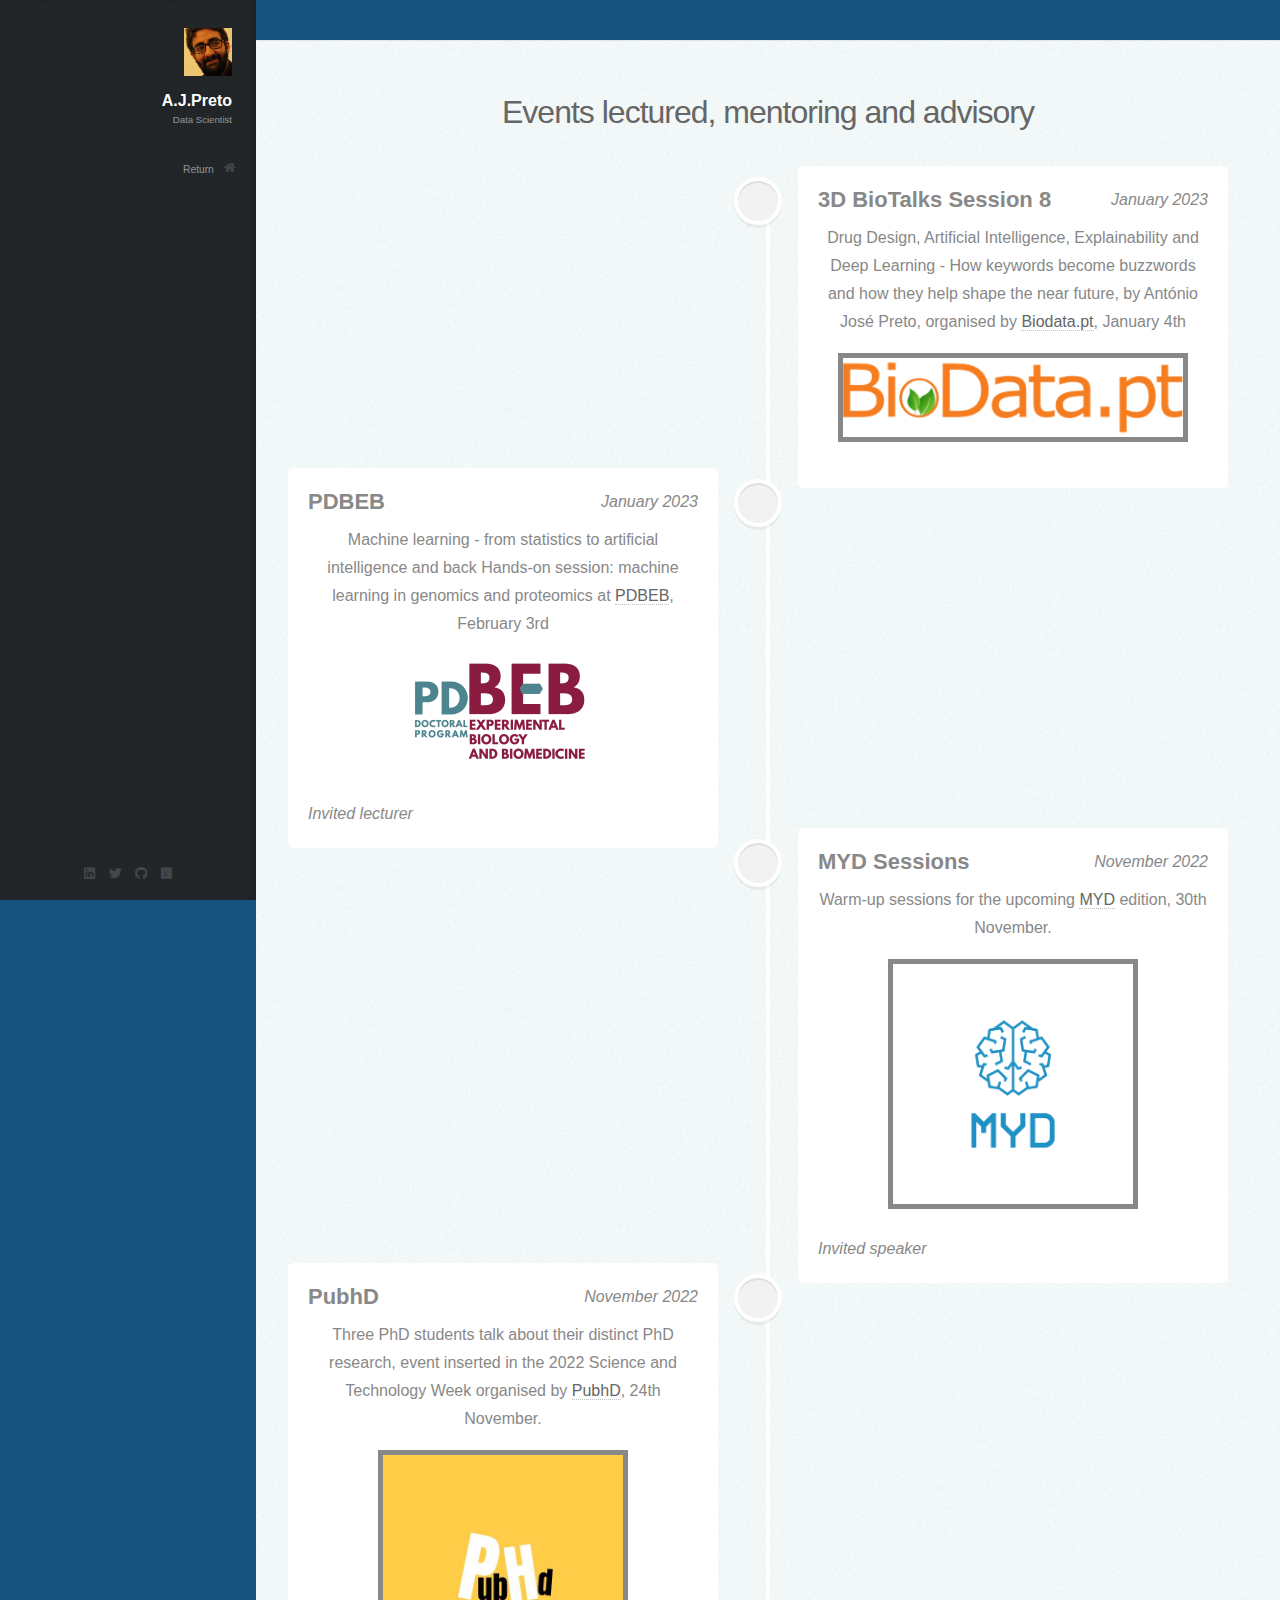
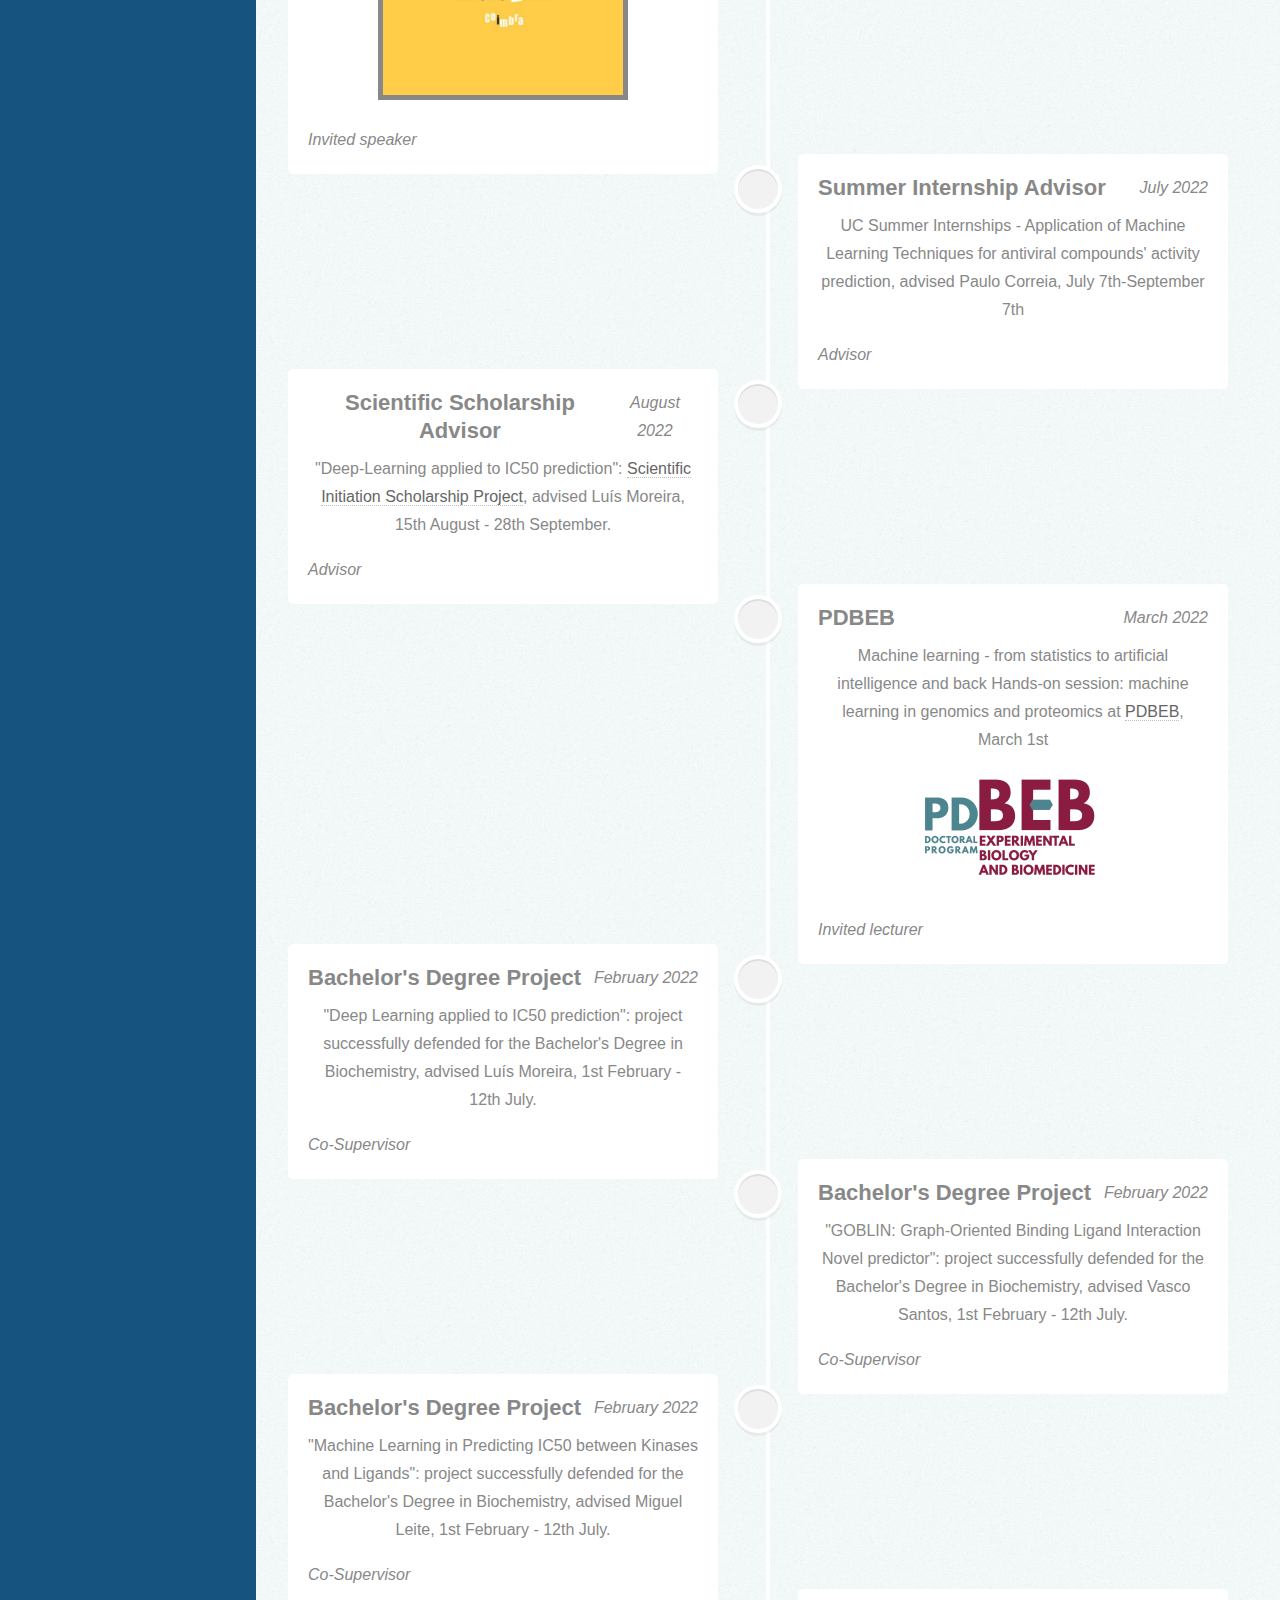
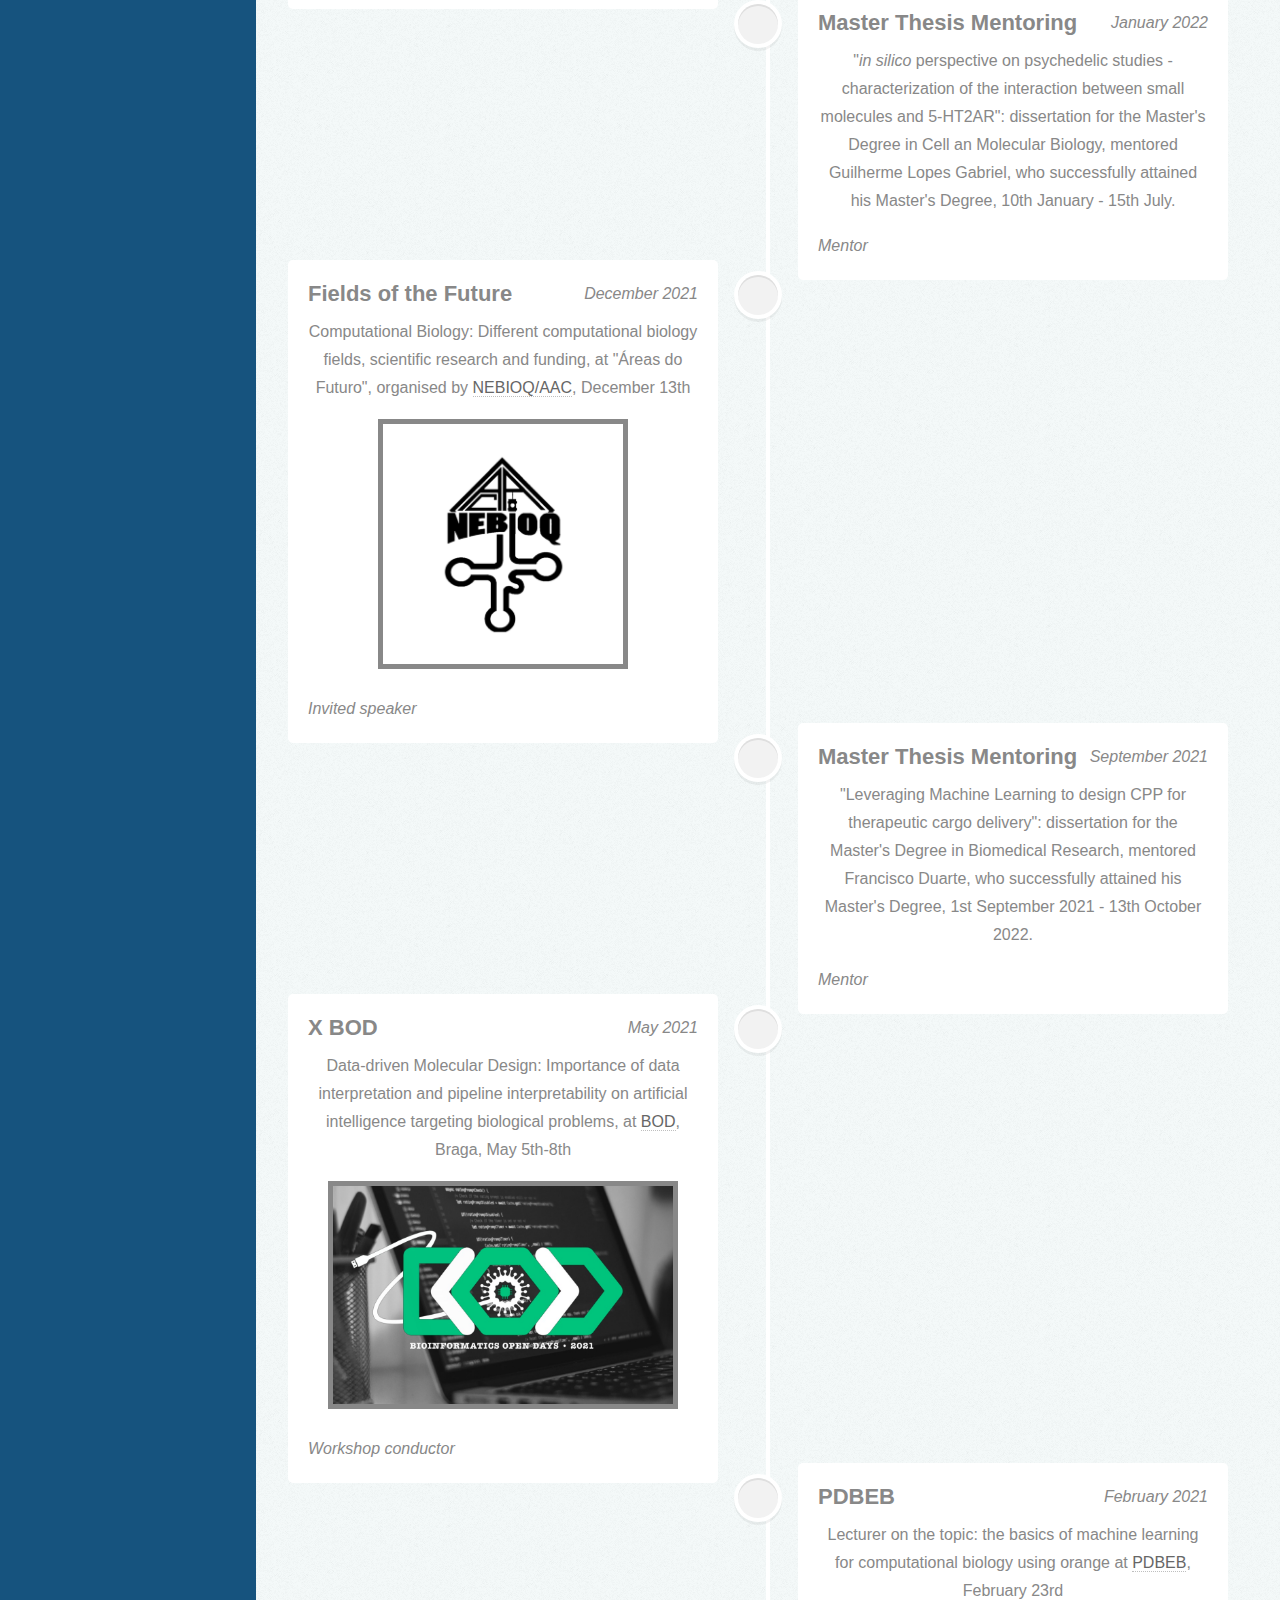
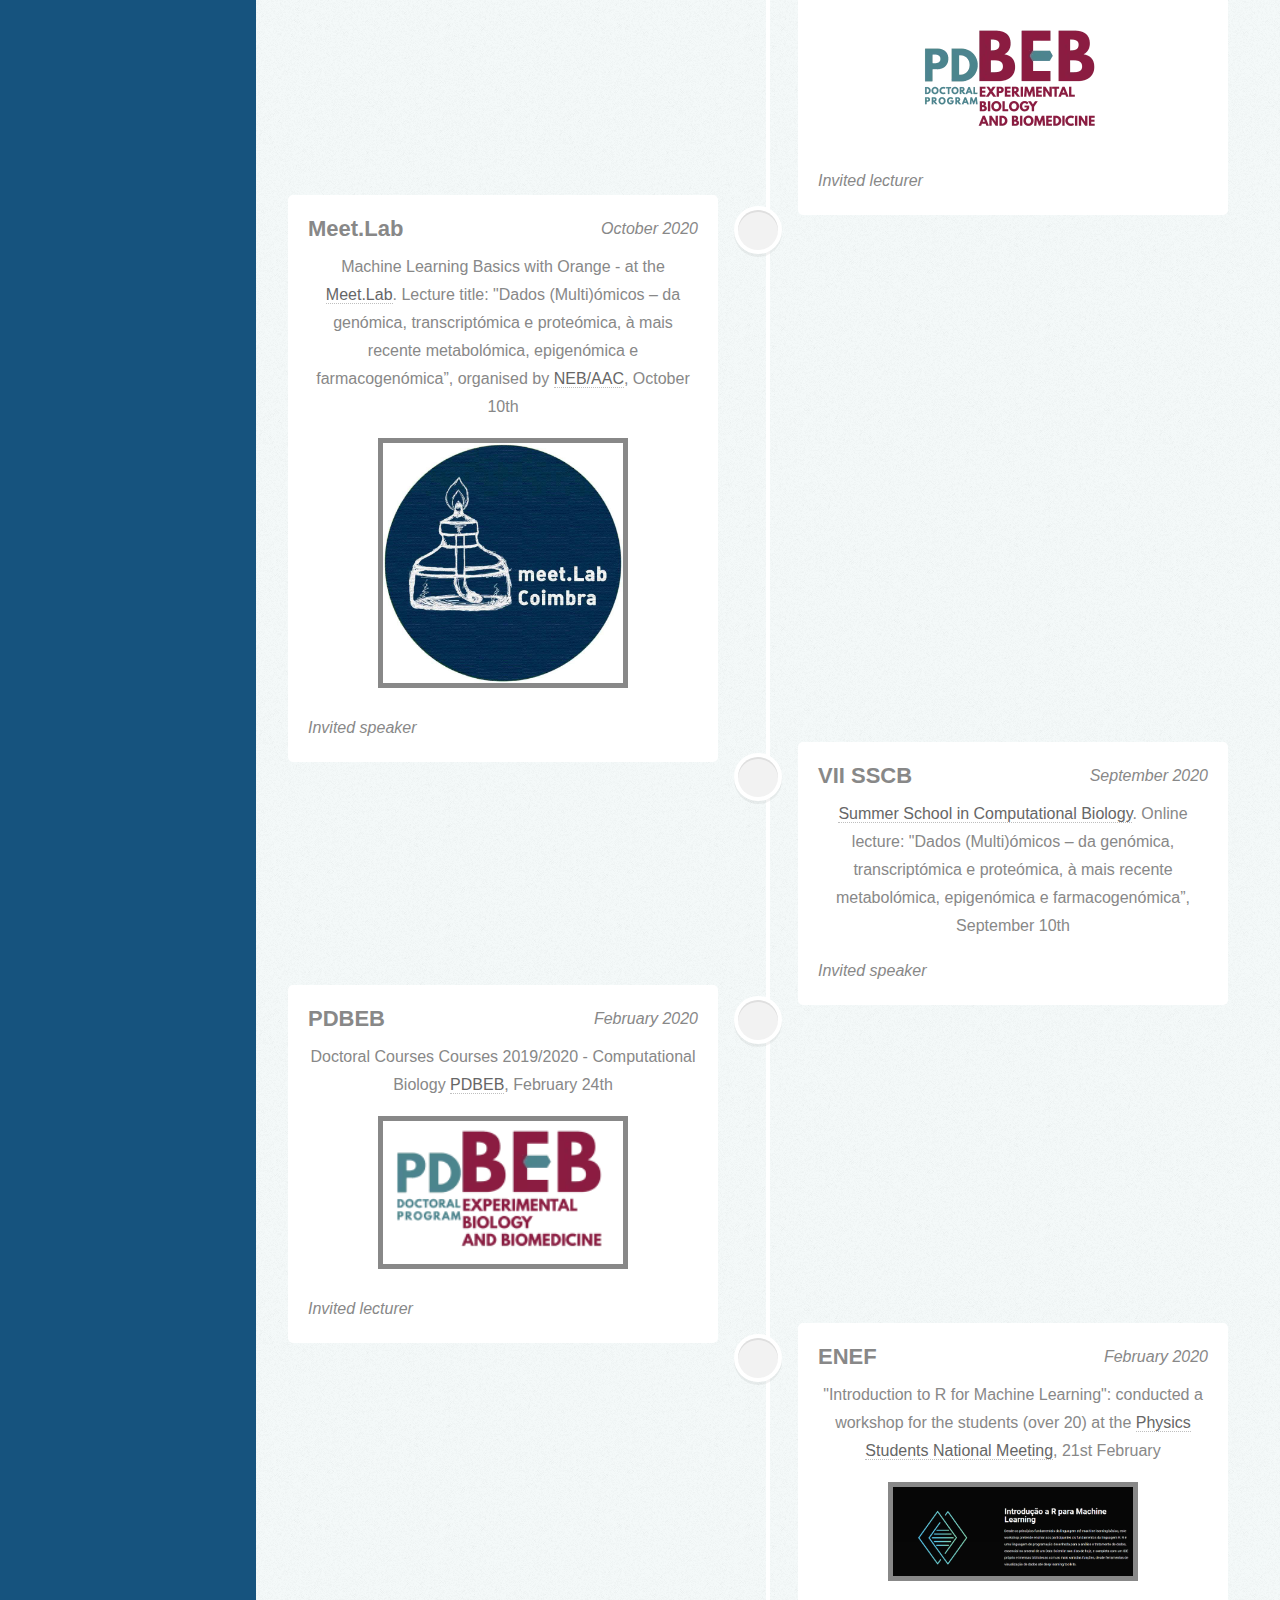
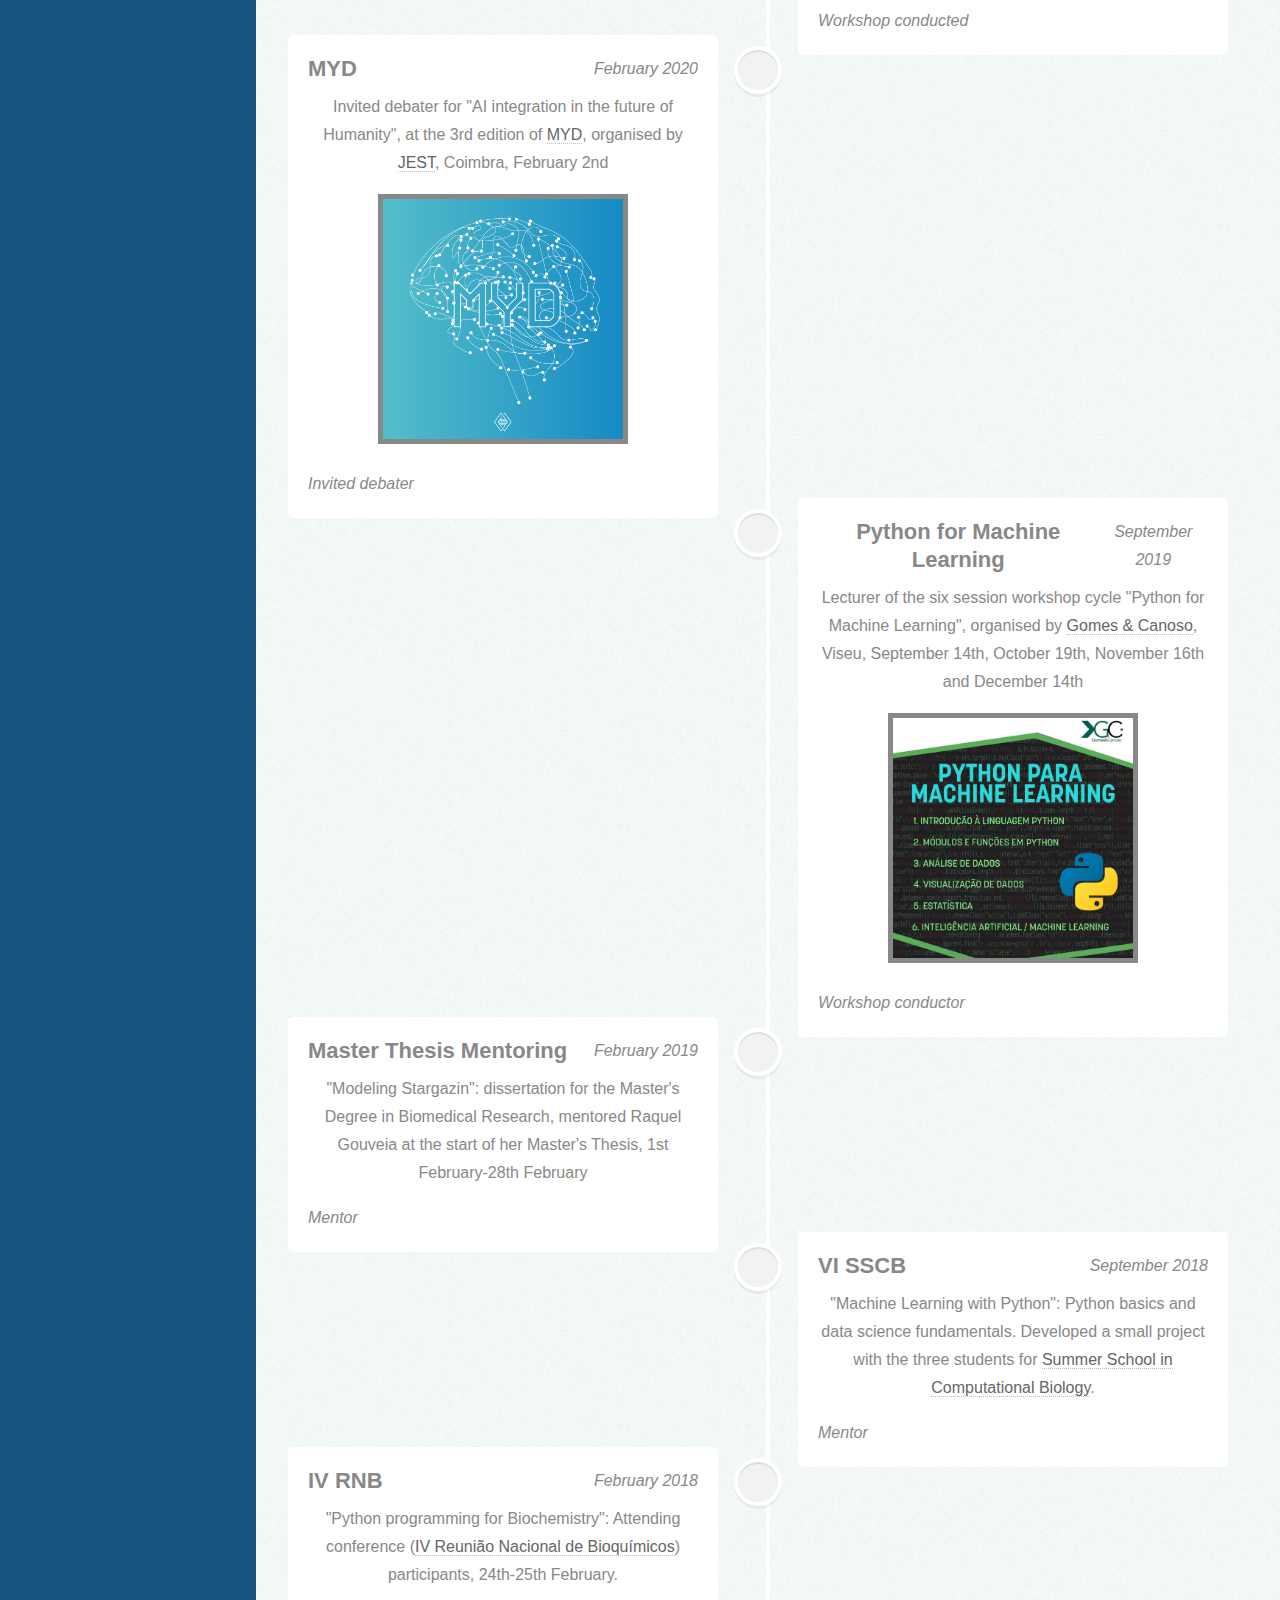
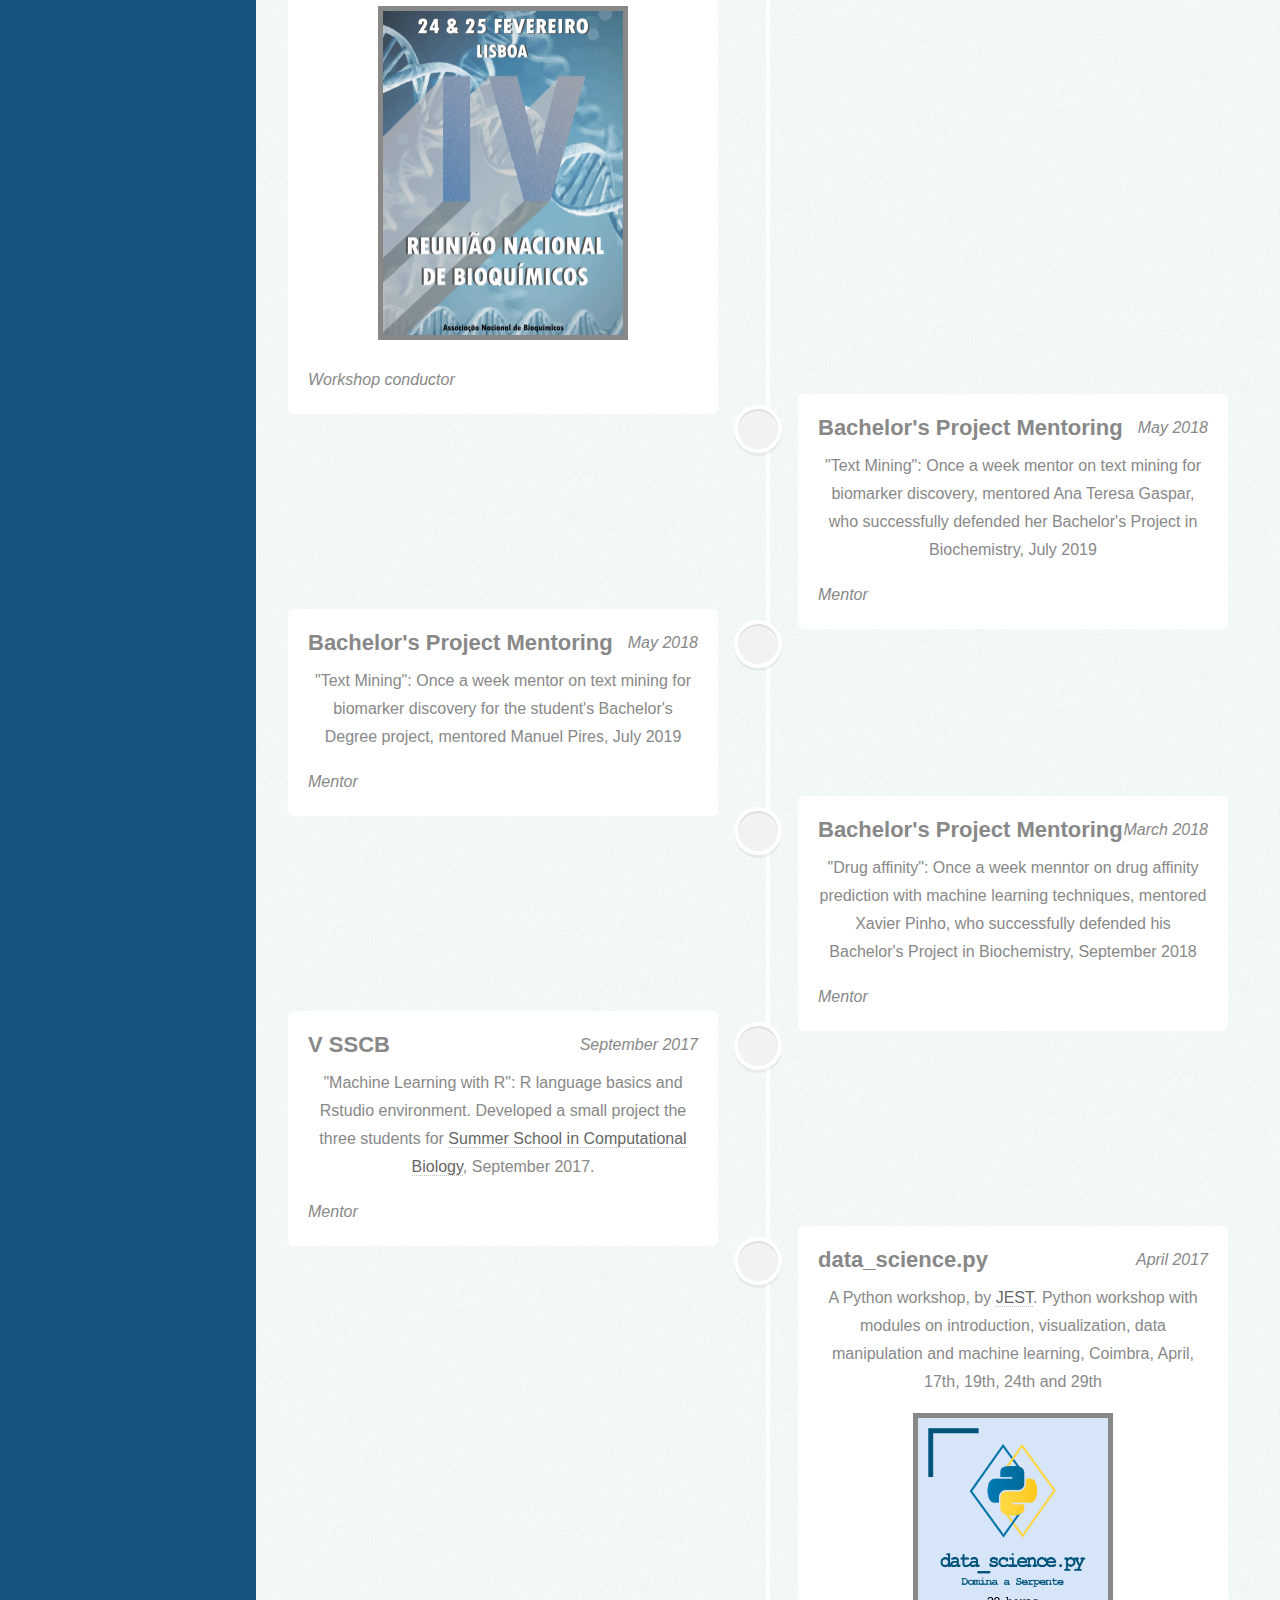
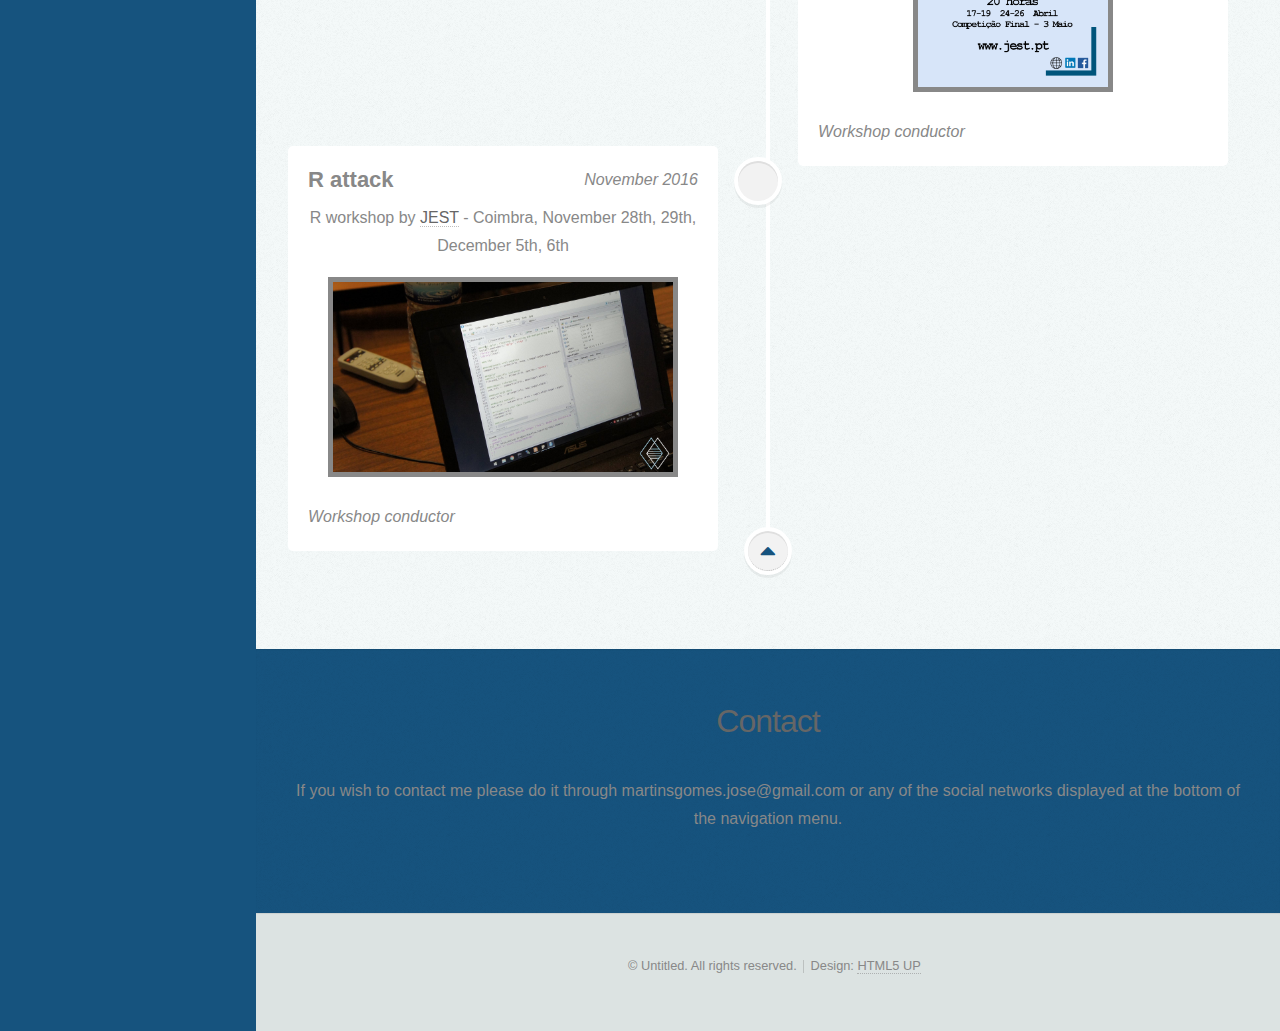
<file: events_lectured.html>
<!DOCTYPE HTML>
<!--
	Prologue by HTML5 UP
	html5up.net | @ajlkn
	Free for personal and commercial use under the CCA 3.0 license (html5up.net/license)
-->
<!-- (A) JS -->
<html>
	<head>
		<title>A.J.Preto Portfolio</title>
		<meta charset="utf-8" />
		<meta name="viewport" content="width=device-width, initial-scale=1, user-scalable=no" />
		<link rel="stylesheet" href="assets/css/main.css" />
		<link rel="stylesheet" href="assets/css/timeline_style.css" />
	</head>
	<body class="is-preload">

		<!-- Header -->
			<div id="header">

				<div class="top">

					<!-- Logo -->
						<div id="logo">
							<span class="image avatar48"><img src="images/profile_pic.png" alt="" /></span>
							<h1 id="title">A.J.Preto</h1>
							<p>Data Scientist</p>
						</div>

					<!-- Nav -->
						<nav id="nav">
							<ul>
								<li><a href="index.html" id="top-link"><span class="icon solid fa-home">Return</span></a></li>

							</ul>
						</nav>

				</div>

				<div class="bottom">

					<!-- Social Icons -->
						<ul class="icons">
							<li><a href="https://pt.linkedin.com/in/ant%C3%B3nio-jos%C3%A9-preto-905311b6" class="icon brands fa-linkedin" target="_blank"><span class="label" target="_blank">LinkedIn</span></a></li>
							<li><a href="https://twitter.com/AJPreto1" class="icon brands fa-twitter" target="_blank"><span class="label">Twitter</span></a></li>
							<!-- <li><a href="https://www.facebook.com/toze.gomes.5/" class="icon brands fa-facebook-f" target="_blank"><span class="label">Facebook</span></a></li> -->
							<li><a href="https://github.com/AJPreto" class="icon brands fa-github" target="_blank"><span class="label">Github</span></a></li>
							<li><a href="https://www.researchgate.net/profile/Antonio-Preto" class="icon brands fa-researchgate" target="_blank"><span class="label" target="_blank">ResearhGate</span></a></li>
						</ul>

				</div>

			</div>

		<!-- Main -->
			<div id="main">

				<!-- Portfolio -->
					<section id="portfolio" class="two">
						<div class="container">

							<header>
								<h2>Events lectured, mentoring and advisory</h2>
							</header>

							<div class="wrapper">
							    <div class="center-line">
							      <a href="#" class="scroll-icon"><i class="fas fa-caret-up"></i></a>
							    </div>

							    <div class="row row-2">
							      <section>
							        <i class="icon fas fa-home"></i>
							        <div class="details">
							          <span class="title">3D BioTalks Session 8</span>
							          <span><i>January 2023</i></span>
							        </div>
							        <p>Drug Design, Artificial Intelligence, Explainability and Deep Learning - How keywords become buzzwords and how they help shape the near future, by António José Preto, organised by <a href='https://www.biodata.pt/' target='_blank'><b>Biodata.pt</b></a>, January 4th</p>
							        <p>
							        <img src="images/events/biodata.png" width=350px height=auto style="border:5px solid #888">
							        </p>
							      </section>
							    </div>

							    <div class="row row-1">
							      <section>
							        <i class="icon fas fa-home"></i>
							        <div class="details">
							          <span class="title">PDBEB</span>
							          <span><i>January 2023</i></span>
							        </div>
							        <p>Machine learning - from statistics to artificial intelligence and back Hands-on session: machine learning in genomics and proteomics at <a href='https://cnc.uc.pt/en/pdbeb' target='_blank'><b>PDBEB</b></a>, February 3rd</p>
							        <p>
							        <img src="images/events/pdbeb.png">
							        </p>
							        <div class="bottom">
							        <i>Invited lecturer</i>
							        </div>
							      </section>
							    </div>

							    <div class="row row-2">
							      <section>
							        <i class="icon fas fa-home"></i>
							        <div class="details">
							          <span class="title">MYD Sessions</span>
							          <span><i>November 2022</i></span>
							        </div>
							        <p>Warm-up sessions for the upcoming <a href='https://www.jest.pt/myd' target='_blank'><b>MYD</b></a> edition, 30th November. </p>
							        <p>
							        <img src="images/events/myd_new.png" width=250px height=auto style="border:5px solid #888">
							        </p>
							        <div class="bottom">
							        <i>Invited speaker</i>
							        </div>
							      </section>
							    </div>

							    <div class="row row-1">
							      <section>
							        <i class="icon fas fa-home"></i>
							        <div class="details">
							          <span class="title">PubhD</span>
							          <span><i>November 2022</i></span>
							        </div>
							        <p>Three PhD students talk about their distinct PhD research, event inserted in the 2022 Science and Technology Week organised by <a href='https://www.facebook.com/PubhDCoimbra' target='_blank'><b>PubhD</b></a>, 24th November. </p>
							        <p>
							        <img src="images/events/pubhd.jpg" width=250px height=auto style="border:5px solid #888">
							        </p>
							        <div class="bottom">
							        <i>Invited speaker</i>
							        </div>
							      </section>
							    </div>

							    <div class="row row-2">
							      <section>
							        <i class="icon fas fa-home"></i>
							        <div class="details">
							          <span class="title">Summer Internship Advisor</span>
							          <span><i>July 2022</i></span>
							        </div>
							        <p>UC Summer Internships - Application of Machine Learning Techniques for antiviral compounds' activity prediction, advised Paulo Correia, July 7th-September 7th</p>
							        <div class="bottom">
							        <i>Advisor</i>
							        </div>
							      </section>
							    </div>

							    <div class="row row-1">
							      <section>
							        <i class="icon fas fa-home"></i>
							        <div class="details">
							          <span class="title">Scientific Scholarship Advisor</span>
							          <span><i>August 2022</i></span>
							        </div>
							        <p>"Deep-Learning applied to IC50 prediction": <a href='https://apply.uc.pt/IT137-22-062' target='_blank'><b>Scientific Initiation Scholarship Project</b></a>, advised Luís Moreira, 15th August - 28th September. </p>
							        <div class="bottom">
							        <i>Advisor</i>
							        </div>
							      </section>
							    </div>

							    <div class="row row-2">
							      <section>
							        <i class="icon fas fa-home"></i>
							        <div class="details">
							          <span class="title">PDBEB</span>
							          <span><i>March 2022</i></span>
							        </div>
							        <p>Machine learning - from statistics to artificial intelligence and back Hands-on session: machine learning in genomics and proteomics at <a href='https://cnc.uc.pt/en/pdbeb' target='_blank'><b>PDBEB</b></a>, March 1st</p>
							        <p>
							        <img src="images/events/pdbeb.png">
							        </p>
							        <div class="bottom">
							        <i>Invited lecturer</i>
							        </div>
							      </section>
							    </div>

							    <div class="row row-1">
							      <section>
							        <i class="icon fas fa-home"></i>
							        <div class="details">
							          <span class="title">Bachelor's Degree Project</span>
							          <span><i>February 2022</i></span>
							        </div>
							        <p>"Deep Learning applied to IC50 prediction": project successfully defended for the Bachelor's Degree in Biochemistry, advised Luís Moreira, 1st February - 12th July. </p>
							        <div class="bottom">
							        <i>Co-Supervisor</i>
							        </div>
							      </section>
							    </div>

							    <div class="row row-2">
							      <section>
							        <i class="icon fas fa-home"></i>
							        <div class="details">
							          <span class="title">Bachelor's Degree Project</span>
							          <span><i>February 2022</i></span>
							        </div>
							        <p>"GOBLIN: Graph-Oriented Binding Ligand Interaction Novel predictor": project successfully defended for the Bachelor's Degree in Biochemistry, advised Vasco Santos, 1st February - 12th July. </p>
							        <div class="bottom">
							        <i>Co-Supervisor</i>
							        </div>
							      </section>
							    </div>

							    <div class="row row-1">
							      <section>
							        <i class="icon fas fa-home"></i>
							        <div class="details">
							          <span class="title">Bachelor's Degree Project</span>
							          <span><i>February 2022</i></span>
							        </div>
							        <p>"Machine Learning in Predicting IC50 between Kinases and Ligands": project successfully defended for the Bachelor's Degree in Biochemistry, advised Miguel Leite, 1st February - 12th July. </p>
							        <div class="bottom">
							        <i>Co-Supervisor</i>
							        </div>
							      </section>
							    </div>

							    <div class="row row-2">
							      <section>
							        <i class="icon fas fa-home"></i>
							        <div class="details">
							          <span class="title">Master Thesis Mentoring</span>
							          <span><i>January 2022</i></span>
							        </div>
							        <p>"<i>in silico</i> perspective on  psychedelic studies - characterization of the interaction between small molecules and 5-HT2AR": dissertation for the Master's Degree in Cell an Molecular Biology, mentored Guilherme Lopes Gabriel, who successfully attained his Master's Degree, 10th January - 15th July. </p>
							        <div class="bottom">
							        <i>Mentor</i>
							        </div>
							      </section>
							    </div>

							    <div class="row row-1">
							      <section>
							        <i class="icon fas fa-home"></i>
							        <div class="details">
							          <span class="title">Fields of the Future</span>
							          <span><i>December 2021</i></span>
							        </div>
							        <p>Computational Biology: Different computational biology fields, scientific research and funding, at "Áreas do Futuro", organised by <a href="https://www.nebioq.com/" target="_blank"><b>NEBIOQ/AAC</b></a>, December 13th </p>
							        <p>
							        <img src="images/events/nebioq.png" width=250px height=auto style="border:5px solid #888">
							        </p>
							        <div class="bottom">
							        <i>Invited speaker</i>
							        </div>
							      </section>
							    </div>

							    <div class="row row-2">
							      <section>
							        <i class="icon fas fa-home"></i>
							        <div class="details">
							          <span class="title">Master Thesis Mentoring</span>
							          <span><i>September 2021</i></span>
							        </div>
							        <p>"Leveraging Machine Learning to design CPP for therapeutic cargo delivery": dissertation for the Master's Degree in Biomedical Research, mentored Francisco Duarte, who successfully attained his Master's Degree, 1st September 2021 - 13th October 2022.</p>
							        <div class="bottom">
							        <i>Mentor</i>
							        </div>
							      </section>
							    </div>

							    <div class="row row-1">
							      <section>
							        <i class="icon fas fa-home"></i>
							        <div class="details">
							          <span class="title">X BOD</span>
							          <span><i>May 2021</i></span>
							        </div>
							        <p>Data-driven Molecular Design: Importance of data interpretation and pipeline interpretability on artificial intelligence targeting biological problems, at <a href='https://www.facebook.com/bioinformaticsopendays/' target='_blank'><b>BOD</b></a>, Braga, May 5th-8th</p>
							        <p>
							        <img src="images/events/bod.jpg" width=350px height=auto style="border:5px solid #888">
							        </p>
							        <div class="bottom">
							        <i>Workshop conductor</i>
							        </div>
							      </section>
							    </div>

							    <div class="row row-2">
							      <section>
							        <i class="icon fas fa-home"></i>
							        <div class="details">
							          <span class="title">PDBEB</span>
							          <span><i>February 2021</i></span>
							        </div>
							        <p> Lecturer on the topic: the basics of machine learning for computational biology using orange at <a href='https://cnc.uc.pt/en/pdbeb' target='_blank'><b>PDBEB</b></a>, February 23rd</p>
							        <p>
							        <img src="images/events/pdbeb.png">
							        </p>
							        <div class="bottom">
							        <i>Invited lecturer</i>
							        </div>
							      </section>
							    </div>

							    <div class="row row-1">
							      <section>
							        <i class="icon fas fa-home"></i>
							        <div class="details">
							          <span class="title">Meet.Lab</span>
							          <span><i>October 2020</i></span>
							        </div>
							        <p>Machine Learning Basics with Orange - at the <a href="https://www.facebook.com/meet.LabCoimbra/" target="_blank"><b>Meet.Lab</b></a>. Lecture title: "Dados (Multi)ómicos – da genómica, transcriptómica e proteómica, à mais recente metabolómica, epigenómica e farmacogenómica”, organised by <a href="https://www.facebook.com/neb.aac.uc/" target="_blank"><b>NEB/AAC</b></a>, October 10th </p>
							        <p>
							        <img src="images/events/meetlab.jpg" width=250px height=auto style="border:5px solid #888">
							        </p>
							        <div class="bottom">
							        <i>Invited speaker</i>
							        </div>
							      </section>
							    </div>

							    <div class="row row-2">
							      <section>
							        <i class="icon fas fa-home"></i>
							        <div class="details">
							          <span class="title">VII SSCB</span>
							          <span><i>September 2020</i></span>
							        </div>
							        <p><a href="https://www.uc.pt/en/international/article?key=a-62e1cb4c02" target="_blank"><b>Summer School in Computational Biology</b></a>. Online lecture: "Dados (Multi)ómicos – da genómica, transcriptómica e proteómica, à mais recente metabolómica, epigenómica e farmacogenómica”, September 10th</p>
							        <div class="bottom">
							        <i>Invited speaker</i>
							        </div>
							      </section>
							    </div>

							    <div class="row row-1">
							      <section>
							        <i class="icon fas fa-home"></i>
							        <div class="details">
							          <span class="title">PDBEB</span>
							          <span><i>February 2020</i></span>
							        </div>
							        <p>Doctoral Courses Courses 2019/2020 - Computational Biology <a href='https://cnc.uc.pt/en/pdbeb' target='_blank'><b>PDBEB</b></a>, February 24th</p>
							        <p>
							        <img src="images/events/pdbeb.png" width=250px height=auto style="border:5px solid #888">
							        </p>
							        <div class="bottom">
							        <i>Invited lecturer</i>
							        </div>
							      </section>
							    </div>

							    <div class="row row-2">
							      <section>
							        <i class="icon fas fa-home"></i>
							        <div class="details">
							          <span class="title">ENEF</span>
							          <span><i>February 2020</i></span>
							        </div>
							        <p>"Introduction to R for Machine Learning": conducted a workshop for the students (over 20) at the <a href="https://enef20.physis.com.pt/workshops/" target="_blank"><b>Physics Students National Meeting</b></a>, 21st February</p>
							        <p>
							        <img src="images/events/enef.png" width=250px height=auto style="border:5px solid #888">
							        </p>
							        <div class="bottom">
							        <i>Workshop conducted</i>
							        </div>
							      </section>
							    </div>

							    <div class="row row-1">
							      <section>
							        <i class="icon fas fa-home"></i>
							        <div class="details">
							          <span class="title">MYD</span>
							          <span><i>February 2020</i></span>
							        </div>
							        <p>Invited debater for "AI integration in the future of Humanity", at the 3rd edition of <a href="https://www.jest.pt/myd" target="_blank"><b>MYD</b></a>, organised by <a href='https://www.jest.pt/' target='_blank'><b>JEST</b></a>, Coimbra, February 2nd</p>
							        <p>
							        <img src="images/events/myd_3.png" width=250px height=auto style="border:5px solid #888">
							        </p>
							        <div class="bottom">
							        <i>Invited debater</i>
							        </div>
							      </section>
							    </div>

							    <div class="row row-2">
							      <section>
							        <i class="icon fas fa-home"></i>
							        <div class="details">
							          <span class="title">Python for Machine Learning</span>
							          <span><i>September 2019</i></span>
							        </div>
							        <p>Lecturer of the six session workshop cycle "Python for Machine Learning", organised by <a href='https://gomesecanoso.pt/' target='_blank'><b>Gomes & Canoso</b></a>, Viseu, September 14th, October 19th, November 16th and December 14th</p>
							        <p>
							        <img src="images/events/viseu_python_snippet.png" width=250px height=auto style="border:5px solid #888">
							        </p>
							        <div class="bottom">
							        <i>Workshop conductor</i>
							        </div>
							      </section>
							    </div>

							    <div class="row row-1">
							      <section>
							        <i class="icon fas fa-home"></i>
							        <div class="details">
							          <span class="title">Master Thesis Mentoring</span>
							          <span><i>February 2019</i></span>
							        </div>
							        <p>"Modeling Stargazin": dissertation for the Master's Degree in Biomedical Research, mentored Raquel Gouveia at the start of her Master's Thesis, 1st February-28th February</p>
							        <div class="bottom">
							        <i>Mentor</i>
							        </div>
							      </section>
							    </div>

							    <div class="row row-2">
							      <section>
							        <i class="icon fas fa-home"></i>
							        <div class="details">
							          <span class="title">VI SSCB</span>
							          <span><i>September 2018</i></span>
							        </div>
							        <p>"Machine Learning with Python": Python basics and data science fundamentals. Developed a small project with the three students for <a href="https://www.uc.pt/en/international/article?key=a-62e1cb4c02" target="_blank"><b>Summer School in Computational Biology</b></a>.</p>
							        <div class="bottom">
							        <i>Mentor</i>
							        </div>
							      </section>
							    </div>

							    <div class="row row-1">
							      <section>
							        <i class="icon fas fa-home"></i>
							        <div class="details">
							          <span class="title">IV RNB</span>
							          <span><i>February 2018</i></span>
							        </div>
							        <p>"Python programming for Biochemistry": Attending conference (<a href="https://anbioq.pt/blog-post/iv-reuniao-nacional-de-bioquimicos-24-e-24-fev/" target="_blank"><b>IV Reunião Nacional de Bioquímicos</b></a>) participants, 24th-25th February.</p>
							        <p>
							        <img src="images/events/IV_rnb.png" width=250px height=auto style="border:5px solid #888">
							        </p>
							        <div class="bottom">
							        <i>Workshop conductor</i>
							        </div>
							      </section>
							    </div>

							    <div class="row row-2">
							      <section>
							        <i class="icon fas fa-home"></i>
							        <div class="details">
							          <span class="title">Bachelor's Project Mentoring</span>
							          <span><i>May 2018</i></span>
							        </div>
							        <p>"Text Mining": Once a week mentor on text mining for biomarker discovery, mentored Ana Teresa Gaspar, who successfully defended her Bachelor's Project in Biochemistry, July 2019</p>
							        <div class="bottom">
							        <i>Mentor</i>
							        </div>
							      </section>
							    </div>

							    <div class="row row-1">
							      <section>
							        <i class="icon fas fa-home"></i>
							        <div class="details">
							          <span class="title">Bachelor's Project Mentoring</span>
							          <span><i>May 2018</i></span>
							        </div>
							        <p>"Text Mining": Once a week mentor on text mining for biomarker discovery for the student's Bachelor's Degree project, mentored Manuel Pires, July 2019</p>
							        <div class="bottom">
							        <i>Mentor</i>
							        </div>
							      </section>
							    </div>

							    <div class="row row-2">
							      <section>
							        <i class="icon fas fa-home"></i>
							        <div class="details">
							          <span class="title">Bachelor's Project Mentoring</span>
							          <span><i>March 2018</i></span>
							        </div>
							        <p>"Drug affinity": Once a week menntor on drug affinity prediction with machine learning techniques, mentored Xavier Pinho, who successfully defended his Bachelor's Project in Biochemistry, September 2018</p>
							        <div class="bottom">
							        <i>Mentor</i>
							        </div>
							      </section>
							    </div>

							    <div class="row row-1">
							      <section>
							        <i class="icon fas fa-home"></i>
							        <div class="details">
							          <span class="title">V SSCB</span>
							          <span><i>September 2017</i></span>
							        </div>
							        <p>"Machine Learning with R": R language basics and Rstudio environment. Developed a small project the three students for <a href="https://www.uc.pt/en/international/article?key=a-62e1cb4c02" target="_blank"><b>Summer School in Computational Biology</b></a>, September 2017.</p>
							        <div class="bottom">
							        <i>Mentor</i>
							        </div>
							      </section>
							    </div>

							    <div class="row row-2">
							      <section>
							        <i class="icon fas fa-map-marker-alt"></i>
							        <div class="details">
							          <span class="title">data_science.py</span>
							          <span><i>April 2017</i></span>
							        </div>
							        <p>A Python workshop, by <a href='https://www.jest.pt/' target='_blank'><b>JEST</b></a>. Python workshop with modules on introduction, visualization, data manipulation and machine learning, Coimbra, April, 17th, 19th, 24th and 29th </p>
							        <p>
							        <img src="images/events/data_science_py.png" width=200px height=auto style="border:5px solid #888">
							        </p>
							        <div class="bottom">
							          <i>Workshop conductor</i>
							        </div>
							      </section>
							  </div>

							    <div class="row row-1">
							      <section>
							        <i class="icon fas fa-home"></i>
							        <div class="details">
							          <span class="title">R attack</span>
							          <span><i>November 2016</i></span>
							        </div>
							        <p>R workshop by <a href='https://www.jest.pt/' target='_blank'><b>JEST</b></a> - Coimbra, November 28th, 29th, December 5th, 6th</p>
							        <p>
							        <img src="images/events/R_attack.jpg" width=350px height=auto style="border:5px solid #888">
							        </p>
							        <div class="bottom">
							          <i>Workshop conductor</i>
							        </div>
							      </section>
							    </div>

						</div>
					</section>

				<!-- Contact -->
					<section id="contact" class="five">
						<div class="container">

							<header>
								<h2>Contact</h2>
							</header>
							<p>
								If you wish to contact me please do it through martinsgomes.jose@gmail.com or any of the social networks displayed at the bottom of the navigation menu.
							</p>

						</div>
					</section>



			</div>

		<!-- Footer -->
			<div id="footer">

				<!-- Copyright -->
					<ul class="copyright">
						<li>&copy; Untitled. All rights reserved.</li><li>Design: <a href="http://html5up.net">HTML5 UP</a></li>
					</ul>

			</div>

		<!-- Scripts -->
			<script src="assets/js/jquery.min.js"></script>
			<script src="assets/js/jquery.scrolly.min.js"></script>
			<script src="assets/js/jquery.scrollex.min.js"></script>
			<script src="assets/js/browser.min.js"></script>
			<script src="assets/js/breakpoints.min.js"></script>
			<script src="assets/js/util.js"></script>
			<script src="assets/js/main.js"></script>

	</body>
</html>
</file>
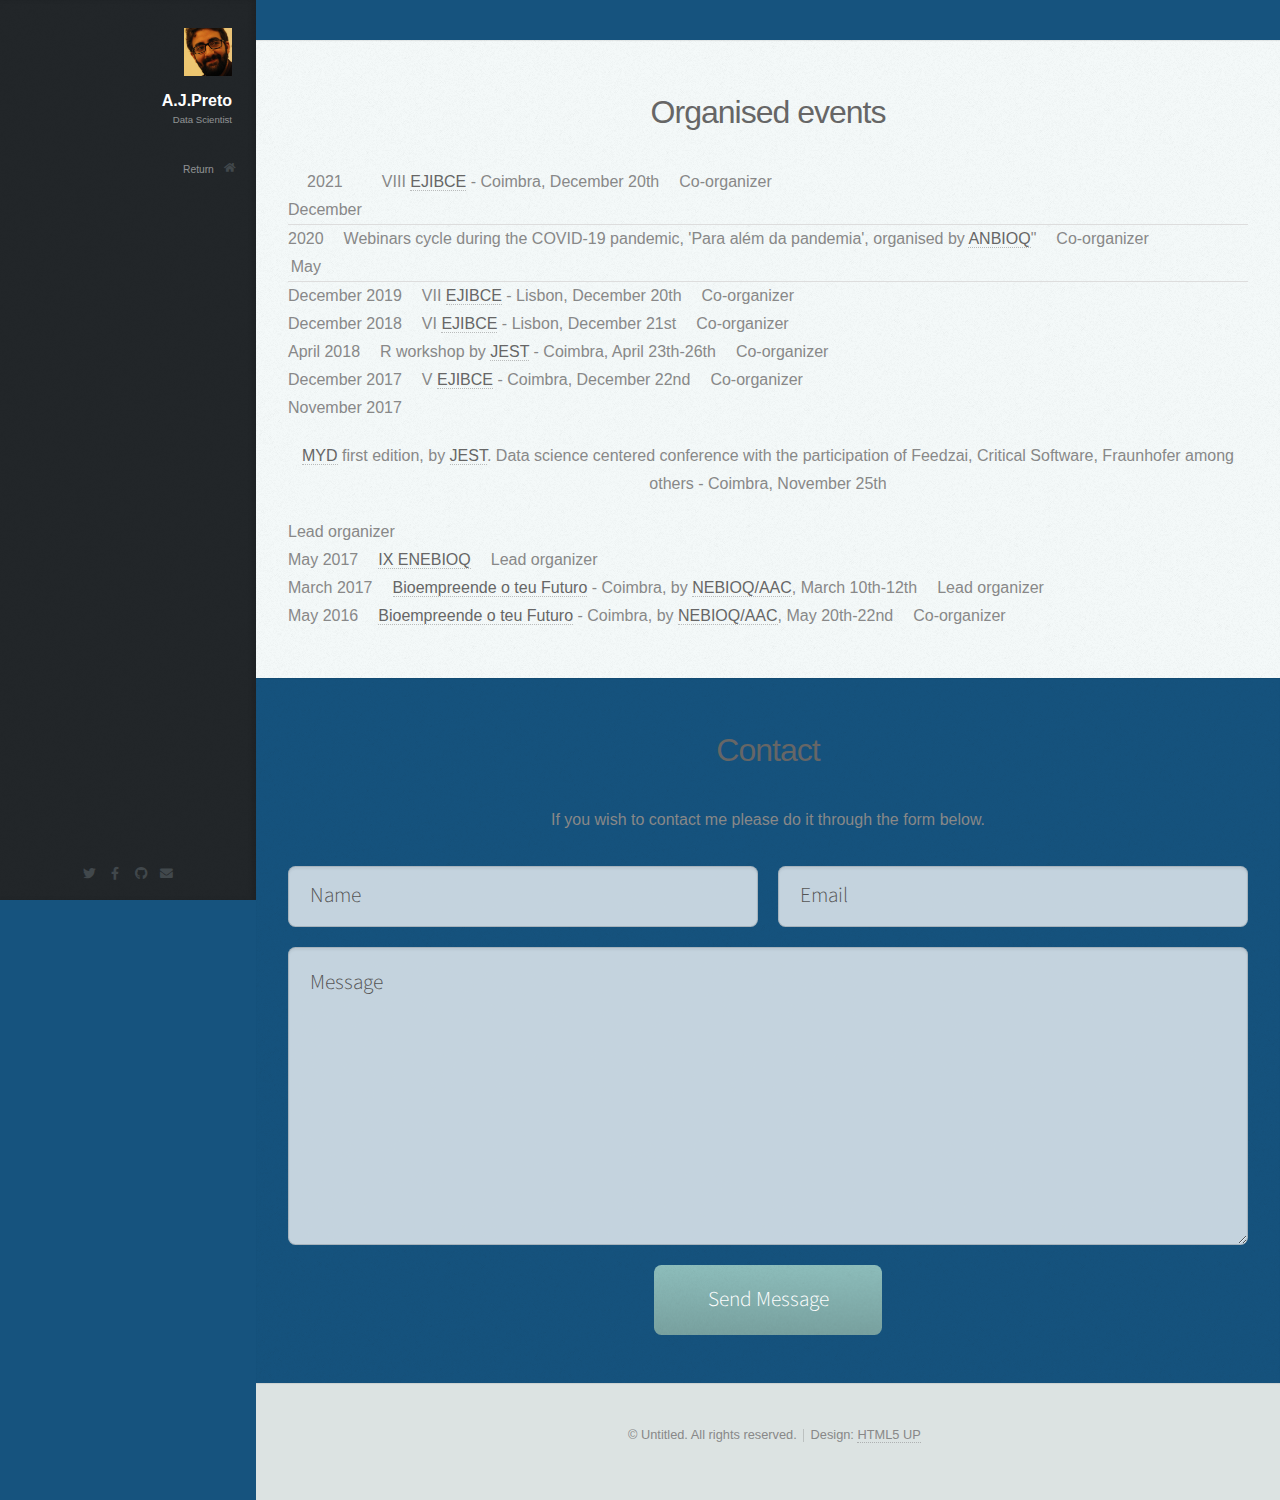
<file: events_organised.html>
<!DOCTYPE HTML>
<!--
	Prologue by HTML5 UP
	html5up.net | @ajlkn
	Free for personal and commercial use under the CCA 3.0 license (html5up.net/license)
-->
<!-- (A) JS -->
<html>
	<head>
		<title>A.J.Preto Portfolio</title>
		<meta charset="utf-8" />
		<meta name="viewport" content="width=device-width, initial-scale=1, user-scalable=no" />
		<link rel="stylesheet" href="assets/css/main.css" />
		<link rel="stylesheet" href="assets/css/timeline_style.css" />
	</head>
	<body class="is-preload">

		<!-- Header -->
			<div id="header">

				<div class="top">

					<!-- Logo -->
						<div id="logo">
							<span class="image avatar48"><img src="images/profile_pic.png" alt="" /></span>
							<h1 id="title">A.J.Preto</h1>
							<p>Data Scientist</p>
						</div>

					<!-- Nav -->
						<nav id="nav">
							<ul>
								<li><a href="index.html" id="top-link"><span class="icon solid fa-home">Return</span></a></li>

							</ul>
						</nav>

				</div>

				<div class="bottom">

					<!-- Social Icons -->
						<ul class="icons">
							<li><a href="https://twitter.com/AJPreto1" class="icon brands fa-twitter" target="_blank"><span class="label">Twitter</span></a></li>
							<li><a href="https://www.facebook.com/toze.gomes.5/" class="icon brands fa-facebook-f" target="_blank"><span class="label">Facebook</span></a></li>
							<li><a href="https://github.com/AJPreto" class="icon brands fa-github" target="_blank"><span class="label">Github</span></a></li>
							<li><a href="#" class="icon solid fa-envelope"><span class="label" target="_blank">Email</span></a></li>
						</ul>

				</div>

			</div>

		<!-- Main -->
			<div id="main">

				<!-- Portfolio -->
					<section id="portfolio" class="two">
						<div class="container">

							<header>
								<h2>Organised events</h2>
							</header>
							<div class="row">
								<div class="column"><div class="circle"> 2021 <br> December</div></div>
								<div class="column"> VIII <a href='http://ejibce.github.io/' target='_blank'><b>EJIBCE</b></a> - Coimbra, December 20th</div>
								<div class="column"> Co-organizer</div>
							</div>
							<hr>

							<div class="row">
								<div class="column"><div class="circle"> 2020 <br> May</div></div>
								<div class="column"> Webinars cycle during the COVID-19 pandemic, 'Para além da pandemia', organised by <a href='https://anbioq.pt/' target='_blank'><b>ANBIOQ</b></a>"</div>
								<div class="column"> Co-organizer</div>
							</div>
							<hr>

							<div class="row">
								<div class="column"> December 2019</div>
								<div class="column"> VII <a href='http://ejibce.github.io/' target='_blank'><b>EJIBCE</b></a> - Lisbon, December 20th</div>
								<div class="column"> Co-organizer</div>
							</div>

							<div class="row">
								<div class="column"> December 2018</div>
								<div class="column"> VI <a href='http://ejibce.github.io/' target='_blank'><b>EJIBCE</b></a> - Lisbon, December 21st</div>
								<div class="column"> Co-organizer</div>
							</div>

							<div class="row">
								<div class="column"> April 2018</div>
								<div class="column"> R workshop by <a href='https://www.jest.pt/' target='_blank'><b>JEST</b></a> - Coimbra, April 23th-26th</div>
								<div class="column"> Co-organizer</div>
							</div>

							<div class="row">
								<div class="column"> December 2017</div>
								<div class="column"> V <a href='http://ejibce.github.io/' target='_blank'><b>EJIBCE</b></a> - Coimbra, December 22nd</div>
								<div class="column"> Co-organizer</div>
							</div>

							<div class="row">
								<div class="column"> November 2017</div>
								<div class="column"> <a href='https://www.jest.pt/myd' target='_blank'><b>MYD</b></a> first edition, by <a href='https://www.jest.pt/' target='_blank'><b>JEST</b></a>. Data science centered conference with the participation of Feedzai, Critical Software, Fraunhofer among others - Coimbra, November 25th</div>
								<div class="column"> Lead organizer</div>
							</div>

							<div class="row">
								<div class="column"> May 2017</div>
								<div class="column"> <a href='https://www.facebook.com/enebioq/' target='_blank'><b>IX ENEBIOQ</b></a></div>
								<div class="column"> Lead organizer</div>
							</div>

							<div class="row">
								<div class="column"> March 2017</div>
								<div class="column"> <a href='https://www.facebook.com/Bioempreendeoteufuturo/' target='_blank'><b>Bioempreende o teu Futuro</b></a> - Coimbra, by <a href='https://www.nebioq.com/' target='_blank'><b>NEBIOQ/AAC</b></a>, March 10th-12th</div>
								<div class="column"> Lead organizer</div>
							</div>

							<div class="row">
								<div class="column"> May 2016</div>
								<div class="column"> <a href='https://www.facebook.com/Bioempreendeoteufuturo/' target='_blank'><b>Bioempreende o teu Futuro</b></a> - Coimbra, by <a href='https://www.nebioq.com/' target='_blank'><b>NEBIOQ/AAC</b></a>, May 20th-22nd</div>
								<div class="column"> Co-organizer</div>
							</div>

						</div>
					</section>

				<!-- Contact -->
					<section id="contact" class="five">
						<div class="container">

							<header>
								<h2>Contact</h2>
							</header>

							<p>If you wish to contact me please do it through the form below.</p>

							<form method="post" action="#">
								<div class="row">
									<div class="col-6 col-12-mobile"><input type="text" name="name" placeholder="Name" /></div>
									<div class="col-6 col-12-mobile"><input type="text" name="email" placeholder="Email" /></div>
									<div class="col-12">
										<textarea name="message" placeholder="Message"></textarea>
									</div>
									<div class="col-12">
										<input type="submit" value="Send Message" />
									</div>
								</div>
							</form>

						</div>
					</section>



			</div>

		<!-- Footer -->
			<div id="footer">

				<!-- Copyright -->
					<ul class="copyright">
						<li>&copy; Untitled. All rights reserved.</li><li>Design: <a href="http://html5up.net">HTML5 UP</a></li>
					</ul>

			</div>

		<!-- Scripts -->
			<script src="assets/js/jquery.min.js"></script>
			<script src="assets/js/jquery.scrolly.min.js"></script>
			<script src="assets/js/jquery.scrollex.min.js"></script>
			<script src="assets/js/browser.min.js"></script>
			<script src="assets/js/breakpoints.min.js"></script>
			<script src="assets/js/util.js"></script>
			<script src="assets/js/main.js"></script>

	</body>
</html>
</file>
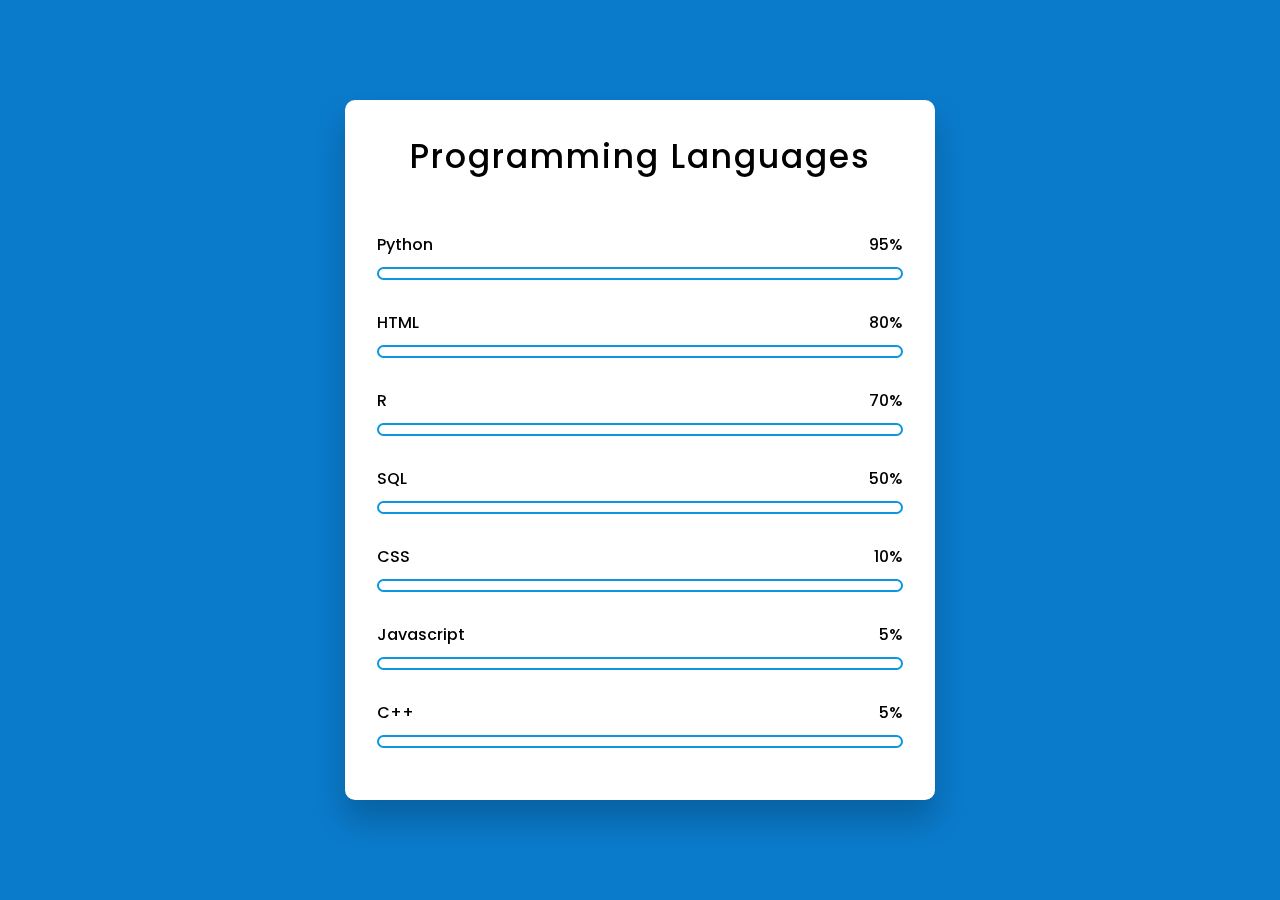
<file: programming_languages_skills.html>
<!DOCTYPE html>
<html lang="en">
<head>
    <title>Glassmorphism Skills Bar</title>
    <!--Google Font-->
    <link href="https://fonts.googleapis.com/css2?family=Poppins:wght@500&display=swap" rel="stylesheet">
    <!--Stylesheet-->
    <style media="screen">
      *{
    padding: 0;
    margin: 0;
    box-sizing: border-box;
}
body{
  height:100vh;
    background-color: #0a7aca;
}
.wrapper{
    width: 40%;
    min-width: 590px;
    position: absolute;
    transform: translate(-50%,-50%);
    left: 50%;
    top: 50%;
}
.container{
    width: 100%;
    padding: 30px 30px 50px;
    background-color: white;
    border: 2px solid rgba(255,255,255,0.06);
    border-radius: 10px;
    box-shadow: 0 20px 30px rgba(0,0,0,0.2);
    backdrop-filter: blur(10px);
} 
.container *{
    font-family: "Poppins",sans-serif;
    color: black;
    font-weight: 500;
}
h2{
    margin-bottom: 50px;
    letter-spacing: 2px;
    text-align: center;
    font-size: 33px;
    font-weight: bold;
}
.skills:not(:last-child){
    margin-bottom: 30px;
}
.details{
    width: 100%;
    display: flex;  
    justify-content: space-between;
    margin-bottom: 10px;
}
.bar{
    position: relative;
 
    border: 2px solid #0d96e0;
 
    border-radius: 20px;
  
}
.bar div{
    position: relative;
    width: 0;
    height: 9px;
    border-radius: 10px;
    background-color: #0d96e0;
   
 
}
#html-bar{
    animation: html-fill 2s forwards;
}
@keyframes html-fill{
    100%{
        width: 90%;
    }
}
#css-bar{
    animation: css-fill 2s forwards;
}
@keyframes css-fill{
    100%{
        width: 75%;
    }
}
#js-bar{
    animation: js-fill 2s forwards;
}
@keyframes js-fill {
    100%{
        width: 72%;
    }
}
#jQuery-bar{
    animation: jQuery-fill 2s forwards;
}
@keyframes jQuery-fill{
    100%{
        width: 58%;
    }
} 
    </style>
</head>
<body>
    <div class="wrapper">
        <div class="shape-1"></div>
        <div class="shape-2"></div>
        <div class="container">
            <h2>Programming Languages</h2>
            <div class="skills">
                <div class="details">
                    <span>Python</span>
                    <span>95%</span>
                </div>
                <div class="bar">
                    <div id="html-bar"></div>
                </div>
            </div>
            <div class="skills">
                <div class="details">
                    <span>HTML</span>
                    <span>80%</span>
                </div>
                <div class="bar">
                    <div id="css-bar"></div>
                </div>
            </div>
            <div class="skills">
                <div class="details">
                    <span>R</span>
                    <span>70%</span>
                </div>
                <div class="bar">
                    <div id="js-bar"></div>
                </div>
            </div>
            <div class="skills">
                <div class="details">
                    <span>SQL</span>
                    <span>50%</span>
                </div>
                <div class="bar">
                    <div id="js-bar"></div>
                </div>
            </div>
            <div class="skills">
                <div class="details">
                    <span>CSS</span>
                    <span>10%</span>
                </div>
                <div class="bar">
                    <div id="jQuery-bar"></div>
                </div>
            </div>
            <div class="skills">
                <div class="details">
                    <span>Javascript</span>
                    <span>5%</span>
                </div>
                <div class="bar">
                    <div id="jQuery-bar"></div>
                </div>
            </div>
            <div class="skills">
                <div class="details">
                    <span>C++</span>
                    <span>5%</span>
                </div>
                <div class="bar">
                    <div id="jQuery-bar"></div>
                </div>
            </div>
        </div>
    </div>
</body>
</html>
</file>
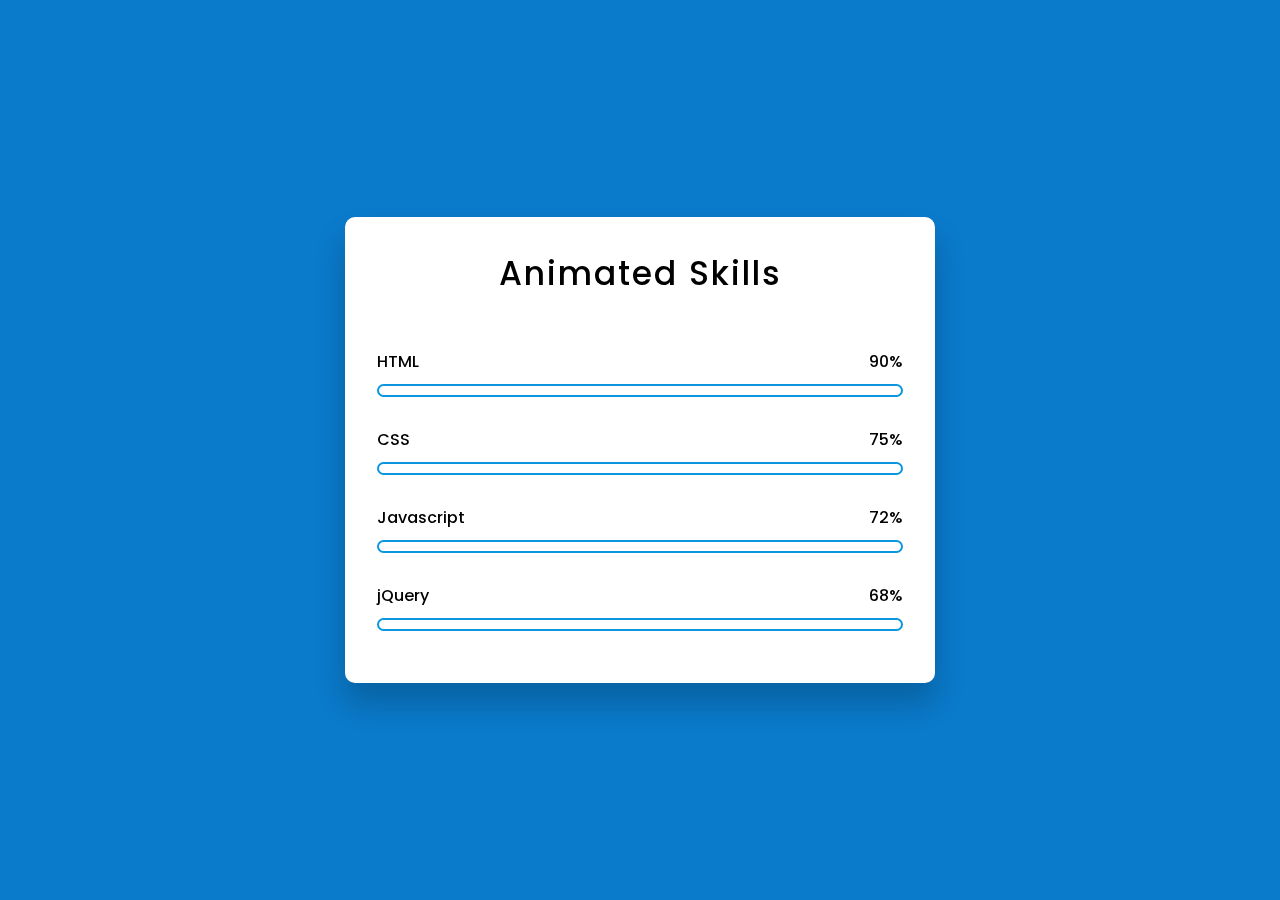
<file: skills.html>
<!DOCTYPE html>
<html lang="en">
<head>
    <title>Glassmorphism Skills Bar</title>
    <!--Google Font-->
    <link href="https://fonts.googleapis.com/css2?family=Poppins:wght@500&display=swap" rel="stylesheet">
    <!--Stylesheet-->
    <style media="screen">
      *{
    padding: 0;
    margin: 0;
    box-sizing: border-box;
}
body{
  height:100vh;
    background-color: #0a7aca;
}
.wrapper{
    width: 40%;
    min-width: 590px;
    position: absolute;
    transform: translate(-50%,-50%);
    left: 50%;
    top: 50%;
}
.container{
    width: 100%;
    padding: 30px 30px 50px;
    background-color: white;
    border: 2px solid rgba(255,255,255,0.06);
    border-radius: 10px;
    box-shadow: 0 20px 30px rgba(0,0,0,0.2);
    backdrop-filter: blur(10px);
} 
.container *{
    font-family: "Poppins",sans-serif;
    color: black;
    font-weight: 500;
}
h2{
    margin-bottom: 50px;
    letter-spacing: 2px;
    text-align: center;
    font-size: 33px;
    font-weight: bold;
}
.skills:not(:last-child){
    margin-bottom: 30px;
}
.details{
    width: 100%;
    display: flex;  
    justify-content: space-between;
    margin-bottom: 10px;
}
.bar{
    position: relative;
 
    border: 2px solid #0d96e0;
 
    border-radius: 20px;
  
}
.bar div{
    position: relative;
    width: 0;
    height: 9px;
    border-radius: 10px;
    background-color: #0d96e0;
   
 
}
#html-bar{
    animation: html-fill 2s forwards;
}
@keyframes html-fill{
    100%{
        width: 90%;
    }
}
#css-bar{
    animation: css-fill 2s forwards;
}
@keyframes css-fill{
    100%{
        width: 75%;
    }
}
#js-bar{
    animation: js-fill 2s forwards;
}
@keyframes js-fill {
    100%{
        width: 72%;
    }
}
#jQuery-bar{
    animation: jQuery-fill 2s forwards;
}
@keyframes jQuery-fill{
    100%{
        width: 58%;
    }
} 
    </style>
</head>
<body>
    <div class="wrapper">
        <div class="shape-1"></div>
        <div class="shape-2"></div>
        <div class="container">
            <h2>Animated Skills </h2>
            <div class="skills">
                <div class="details">
                    <span>HTML</span>
                    <span>90%</span>
                </div>
                <div class="bar">
                    <div id="html-bar"></div>
                </div>
            </div>
            <div class="skills">
                <div class="details">
                    <span>CSS</span>
                    <span>75%</span>
                </div>
                <div class="bar">
                    <div id="css-bar"></div>
                </div>
            </div>
            <div class="skills">
                <div class="details">
                    <span>Javascript</span>
                    <span>72%</span>
                </div>
                <div class="bar">
                    <div id="js-bar"></div>
                </div>
            </div>
            <div class="skills">
                <div class="details">
                    <span>jQuery</span>
                    <span>68%</span>
                </div>
                <div class="bar">
                    <div id="jQuery-bar"></div>
                </div>
            </div>
        </div>
    </div>
</body>
</html>
</file>
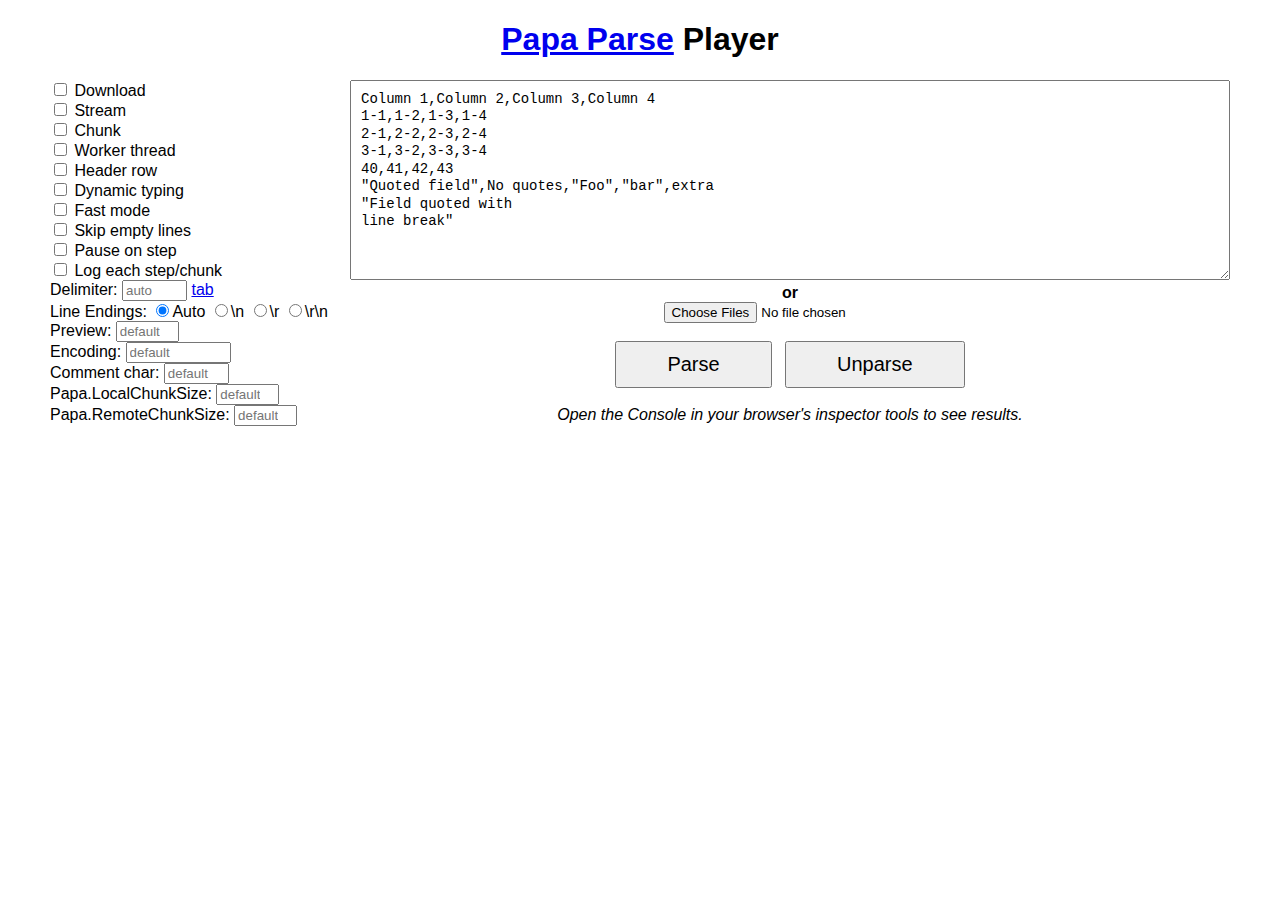
<file: assets/js/papaparse/player/player.html>
<!DOCTYPE html>
<html>
	<head>
		<title>Papa Parse Player</title>
		<meta charset="utf-8">
		<link rel="stylesheet" href="player.css">
		<script src="http://ajax.googleapis.com/ajax/libs/jquery/2.1.0/jquery.min.js"></script>
		<script src="../papaparse.js"></script>
		<script src="player.js"></script>
	</head>
	<body>
		<h1><a href="http://papaparse.com">Papa Parse</a> Player</h1>

		<div class="grid-container">

			<div class="grid-25">
				<label><input type="checkbox" id="download"> Download</label>
				<label><input type="checkbox" id="stream"> Stream</label>
				<label><input type="checkbox" id="chunk"> Chunk</label>
				<label><input type="checkbox" id="worker"> Worker thread</label>
				<label><input type="checkbox" id="header"> Header row</label>
				<label><input type="checkbox" id="dynamicTyping"> Dynamic typing</label>
				<label><input type="checkbox" id="fastmode"> Fast mode</label>
				<label><input type="checkbox" id="skipEmptyLines"> Skip empty lines</label>
				<label><input type="checkbox" id="step-pause"> Pause on step</label>
				<label><input type="checkbox" id="print-steps"> Log each step/chunk</label>
				
				<label>Delimiter: <input type="text" size="5" placeholder="auto" id="delimiter"> <a href="javascript:" id="insert-tab">tab</a></label>

				Line Endings: 

				<label style="display: inline;"><input type="radio" name="newline" id="newline-auto" checked>Auto</label>
				<label style="display: inline;"><input type="radio" name="newline" id="newline-n">\n</label>
				<label style="display: inline;"><input type="radio" name="newline" id="newline-r">\r</label>
				<label style="display: inline;"><input type="radio" name="newline" id="newline-rn">\r\n</label>				
				
				<label>Preview: <input type="number" min="0" max="1000" placeholder="default" id="preview"></label>
				
				<label>Encoding: <input type="text" id="encoding" placeholder="default" size="10"></label>
				
				<label>Comment char: <input type="text" size="5" maxlength="1" placeholder="default" id="comments"></label>
				
				<label>Papa.LocalChunkSize: <input type="number" min="0" placeholder="default" id="localChunkSize"></label>
				
				<label>Papa.RemoteChunkSize: <input type="number" min="0" placeholder="default" id="remoteChunkSize"></label>
			</div>

			<div class="grid-75 text-center">

				<textarea id="input" placeholder="Input">Column 1,Column 2,Column 3,Column 4
1-1,1-2,1-3,1-4
2-1,2-2,2-3,2-4
3-1,3-2,3-3,3-4
40,41,42,43
"Quoted field",No quotes,"Foo","bar",extra
"Field quoted with
line break"</textarea>
		
				<br>
				<b>or</b>
				<br>

				<input type="file" id="files" multiple>
			
				<br><br>

				<button id="submit-parse">Parse</button>
				&nbsp;
				<button id="submit-unparse">Unparse</button>

				<br><br>

				<i>Open the Console in your browser's inspector tools to see results.</i>
			</div>

		</div>
	</body>
</html>
</file>
<file: assets/css/timeline_style.css>
@import url('https://fonts.googleapis.com/css2?family=Poppins:wght@200;300;400;500;600;700&display=swap');
*{
  margin: 0;
  padding: 0;
  box-sizing: border-box;
  font-family: "Poppins", sans-serif;
}
html{
  scroll-behavior: smooth;
}
body{
  background: #16537e;
}
::selection{
  color: #fff;
  background: #16537e;
}
.wrapper{
  max-width: 1080px;
  margin: 50px auto;
  padding: 0 20px;
  position: relative;
}
.wrapper .center-line{
  position: absolute;
  height: 100%;
  width: 4px;
  background: #fff;
  left: 50%;
  top: 20px;
  transform: translateX(-50%);
}
.wrapper .row{
  display: flex;
}
.wrapper .row-1{
  justify-content: flex-start;
}
.wrapper .row-2{
  justify-content: flex-end;
}
.wrapper .row section{
  background: #fff;
  border-radius: 5px;
  width: calc(50% - 40px);
  padding: 20px;
  position: relative;
}
.wrapper .row section::before{
  position: absolute;
  content: "";
  height: 15px;
  width: 15px;
  background: #fff;
  top: 28px;
  z-index: -1;
  transform: rotate(45deg);
}
.row-1 section::before{
  right: -7px;
}
.row-2 section::before{
  left: -7px;
}
.row section .icon,
.center-line .scroll-icon{
  position: absolute;
  background: #f2f2f2;
  height: 40px;
  width: 40px;
  text-align: center;
  line-height: 40px;
  border-radius: 50%;
  color: #16537e;
  font-size: 17px;
  box-shadow: 0 0 0 4px #fff, inset 0 2px 0 rgba(0,0,0,0.08), 0 3px 0 4px rgba(0,0,0,0.05);
}
.center-line .scroll-icon{
  bottom: 0px;
  left: 50%;
  font-size: 25px;
  transform: translateX(-50%);
}
.row-1 section .icon{
  top: 15px;
  right: -60px;
}
.row-2 section .icon{
  top: 15px;
  left: -60px;
}
.row section .details,
.row section .bottom{
  display: flex;
  align-items: center;
  justify-content: space-between;
}
.row section .details .title{
  font-size: 22px;
  font-weight: 600;
}
.row section p{
  margin: 10px 0 17px 0;
}
.row section .bottom a{
  text-decoration: none;
  background: #16537e;
  color: #fff;
  padding: 7px 15px;
  border-radius: 5px;
  /* font-size: 17px; */
  font-weight: 400;
  transition: all 0.3s ease;
}
.row section .bottom a:hover{
  transform: scale(0.97);
}
@media(max-width: 790px){
  .wrapper .center-line{
    left: 40px;
  }
  .wrapper .row{
    margin: 30px 0 3px 60px;
  }
  .wrapper .row section{
    width: 100%;
  }
  .row-1 section::before{
    left: -7px;
  }
  .row-1 section .icon{
    left: -60px;
  }
}
@media(max-width: 440px){
  .wrapper .center-line,
  .row section::before,
  .row section .icon{
    display: none;
  }
  .wrapper .row{
    margin: 10px 0;
  }
}
</file>
<file: assets/js/papaparse/player/player.css>
body {
	font-family: 'Source Sans Pro', sans-serif;
}

h1 {
	text-align: center;
}

textarea,
button {
	font-size: 14px;
}

textarea {
	box-sizing: border-box;
	font: 14px/1.25em Menlo, Monaco, 'Courier New', monospace;
	width: 100%;
	padding: 10px;
	max-width: 900px;
	height: 200px;
}

button {
	padding: 10px 50px;
	font-size: 20px;
}

label {
	display: block;
}

input[type=number] {
	width: 55px;
}


.text-center {
	text-align: center;
}









/* ============================================ */
/* This file has a mobile-to-desktop breakpoint */
/* ============================================ */
@media screen and (max-width: 400px) {
	@-ms-viewport {
		width: 320px;
	}
}
.clear {
	clear: both;
	display: block;
	overflow: hidden;
	visibility: hidden;
	width: 0;
	height: 0;
}

.grid-container:before, .clearfix:before,
.grid-container:after,
.clearfix:after {
	content: ".";
	display: block;
	overflow: hidden;
	visibility: hidden;
	font-size: 0;
	line-height: 0;
	width: 0;
	height: 0;
}

.grid-container:after, .clearfix:after {
	clear: both;
}

.grid-container {
	margin-left: auto;
	margin-right: auto;
	max-width: 1200px;
	padding-left: 10px;
	padding-right: 10px;
}

.grid-5, .mobile-grid-5, .grid-10, .mobile-grid-10, .grid-15, .mobile-grid-15, .grid-20, .mobile-grid-20, .grid-25, .mobile-grid-25, .grid-30, .mobile-grid-30, .grid-35, .mobile-grid-35, .grid-40, .mobile-grid-40, .grid-45, .mobile-grid-45, .grid-50, .mobile-grid-50, .grid-55, .mobile-grid-55, .grid-60, .mobile-grid-60, .grid-65, .mobile-grid-65, .grid-70, .mobile-grid-70, .grid-75, .mobile-grid-75, .grid-80, .mobile-grid-80, .grid-85, .mobile-grid-85, .grid-90, .mobile-grid-90, .grid-95, .mobile-grid-95, .grid-100, .mobile-grid-100, .grid-33, .mobile-grid-33, .grid-66, .mobile-grid-66 {
	-moz-box-sizing: border-box;
	-webkit-box-sizing: border-box;
	box-sizing: border-box;
	padding-left: 10px;
	padding-right: 10px;
}

.grid-parent {
	padding-left: 0;
	padding-right: 0;
}

@media screen and (max-width: 767px) {
	.mobile-grid-100:before,
	.mobile-grid-100:after {
		content: ".";
		display: block;
		overflow: hidden;
		visibility: hidden;
		font-size: 0;
		line-height: 0;
		width: 0;
		height: 0;
	}

	.mobile-grid-100:after {
		clear: both;
	}

	.mobile-push-5, .mobile-pull-5, .mobile-push-10, .mobile-pull-10, .mobile-push-15, .mobile-pull-15, .mobile-push-20, .mobile-pull-20, .mobile-push-25, .mobile-pull-25, .mobile-push-30, .mobile-pull-30, .mobile-push-35, .mobile-pull-35, .mobile-push-40, .mobile-pull-40, .mobile-push-45, .mobile-pull-45, .mobile-push-50, .mobile-pull-50, .mobile-push-55, .mobile-pull-55, .mobile-push-60, .mobile-pull-60, .mobile-push-65, .mobile-pull-65, .mobile-push-70, .mobile-pull-70, .mobile-push-75, .mobile-pull-75, .mobile-push-80, .mobile-pull-80, .mobile-push-85, .mobile-pull-85, .mobile-push-90, .mobile-pull-90, .mobile-push-95, .mobile-pull-95, .mobile-push-33, .mobile-pull-33, .mobile-push-66, .mobile-pull-66 {
		position: relative;
	}

	.hide-on-mobile {
		display: none !important;
	}

	.mobile-grid-5 {
		float: left;
		width: 5%;
	}

	.mobile-prefix-5 {
		margin-left: 5%;
	}

	.mobile-suffix-5 {
		margin-right: 5%;
	}

	.mobile-push-5 {
		left: 5%;
	}

	.mobile-pull-5 {
		left: -5%;
	}

	.mobile-grid-10 {
		float: left;
		width: 10%;
	}

	.mobile-prefix-10 {
		margin-left: 10%;
	}

	.mobile-suffix-10 {
		margin-right: 10%;
	}

	.mobile-push-10 {
		left: 10%;
	}

	.mobile-pull-10 {
		left: -10%;
	}

	.mobile-grid-15 {
		float: left;
		width: 15%;
	}

	.mobile-prefix-15 {
		margin-left: 15%;
	}

	.mobile-suffix-15 {
		margin-right: 15%;
	}

	.mobile-push-15 {
		left: 15%;
	}

	.mobile-pull-15 {
		left: -15%;
	}

	.mobile-grid-20 {
		float: left;
		width: 20%;
	}

	.mobile-prefix-20 {
		margin-left: 20%;
	}

	.mobile-suffix-20 {
		margin-right: 20%;
	}

	.mobile-push-20 {
		left: 20%;
	}

	.mobile-pull-20 {
		left: -20%;
	}

	.mobile-grid-25 {
		float: left;
		width: 25%;
	}

	.mobile-prefix-25 {
		margin-left: 25%;
	}

	.mobile-suffix-25 {
		margin-right: 25%;
	}

	.mobile-push-25 {
		left: 25%;
	}

	.mobile-pull-25 {
		left: -25%;
	}

	.mobile-grid-30 {
		float: left;
		width: 30%;
	}

	.mobile-prefix-30 {
		margin-left: 30%;
	}

	.mobile-suffix-30 {
		margin-right: 30%;
	}

	.mobile-push-30 {
		left: 30%;
	}

	.mobile-pull-30 {
		left: -30%;
	}

	.mobile-grid-35 {
		float: left;
		width: 35%;
	}

	.mobile-prefix-35 {
		margin-left: 35%;
	}

	.mobile-suffix-35 {
		margin-right: 35%;
	}

	.mobile-push-35 {
		left: 35%;
	}

	.mobile-pull-35 {
		left: -35%;
	}

	.mobile-grid-40 {
		float: left;
		width: 40%;
	}

	.mobile-prefix-40 {
		margin-left: 40%;
	}

	.mobile-suffix-40 {
		margin-right: 40%;
	}

	.mobile-push-40 {
		left: 40%;
	}

	.mobile-pull-40 {
		left: -40%;
	}

	.mobile-grid-45 {
		float: left;
		width: 45%;
	}

	.mobile-prefix-45 {
		margin-left: 45%;
	}

	.mobile-suffix-45 {
		margin-right: 45%;
	}

	.mobile-push-45 {
		left: 45%;
	}

	.mobile-pull-45 {
		left: -45%;
	}

	.mobile-grid-50 {
		float: left;
		width: 50%;
	}

	.mobile-prefix-50 {
		margin-left: 50%;
	}

	.mobile-suffix-50 {
		margin-right: 50%;
	}

	.mobile-push-50 {
		left: 50%;
	}

	.mobile-pull-50 {
		left: -50%;
	}

	.mobile-grid-55 {
		float: left;
		width: 55%;
	}

	.mobile-prefix-55 {
		margin-left: 55%;
	}

	.mobile-suffix-55 {
		margin-right: 55%;
	}

	.mobile-push-55 {
		left: 55%;
	}

	.mobile-pull-55 {
		left: -55%;
	}

	.mobile-grid-60 {
		float: left;
		width: 60%;
	}

	.mobile-prefix-60 {
		margin-left: 60%;
	}

	.mobile-suffix-60 {
		margin-right: 60%;
	}

	.mobile-push-60 {
		left: 60%;
	}

	.mobile-pull-60 {
		left: -60%;
	}

	.mobile-grid-65 {
		float: left;
		width: 65%;
	}

	.mobile-prefix-65 {
		margin-left: 65%;
	}

	.mobile-suffix-65 {
		margin-right: 65%;
	}

	.mobile-push-65 {
		left: 65%;
	}

	.mobile-pull-65 {
		left: -65%;
	}

	.mobile-grid-70 {
		float: left;
		width: 70%;
	}

	.mobile-prefix-70 {
		margin-left: 70%;
	}

	.mobile-suffix-70 {
		margin-right: 70%;
	}

	.mobile-push-70 {
		left: 70%;
	}

	.mobile-pull-70 {
		left: -70%;
	}

	.mobile-grid-75 {
		float: left;
		width: 75%;
	}

	.mobile-prefix-75 {
		margin-left: 75%;
	}

	.mobile-suffix-75 {
		margin-right: 75%;
	}

	.mobile-push-75 {
		left: 75%;
	}

	.mobile-pull-75 {
		left: -75%;
	}

	.mobile-grid-80 {
		float: left;
		width: 80%;
	}

	.mobile-prefix-80 {
		margin-left: 80%;
	}

	.mobile-suffix-80 {
		margin-right: 80%;
	}

	.mobile-push-80 {
		left: 80%;
	}

	.mobile-pull-80 {
		left: -80%;
	}

	.mobile-grid-85 {
		float: left;
		width: 85%;
	}

	.mobile-prefix-85 {
		margin-left: 85%;
	}

	.mobile-suffix-85 {
		margin-right: 85%;
	}

	.mobile-push-85 {
		left: 85%;
	}

	.mobile-pull-85 {
		left: -85%;
	}

	.mobile-grid-90 {
		float: left;
		width: 90%;
	}

	.mobile-prefix-90 {
		margin-left: 90%;
	}

	.mobile-suffix-90 {
		margin-right: 90%;
	}

	.mobile-push-90 {
		left: 90%;
	}

	.mobile-pull-90 {
		left: -90%;
	}

	.mobile-grid-95 {
		float: left;
		width: 95%;
	}

	.mobile-prefix-95 {
		margin-left: 95%;
	}

	.mobile-suffix-95 {
		margin-right: 95%;
	}

	.mobile-push-95 {
		left: 95%;
	}

	.mobile-pull-95 {
		left: -95%;
	}

	.mobile-grid-33 {
		float: left;
		width: 33.33333%;
	}

	.mobile-prefix-33 {
		margin-left: 33.33333%;
	}

	.mobile-suffix-33 {
		margin-right: 33.33333%;
	}

	.mobile-push-33 {
		left: 33.33333%;
	}

	.mobile-pull-33 {
		left: -33.33333%;
	}

	.mobile-grid-66 {
		float: left;
		width: 66.66667%;
	}

	.mobile-prefix-66 {
		margin-left: 66.66667%;
	}

	.mobile-suffix-66 {
		margin-right: 66.66667%;
	}

	.mobile-push-66 {
		left: 66.66667%;
	}

	.mobile-pull-66 {
		left: -66.66667%;
	}

	.mobile-grid-100 {
		clear: both;
		width: 100%;
	}
}
@media screen and (min-width: 768px) {
	.grid-100:before,
	.grid-100:after {
		content: ".";
		display: block;
		overflow: hidden;
		visibility: hidden;
		font-size: 0;
		line-height: 0;
		width: 0;
		height: 0;
	}

	.grid-100:after {
		clear: both;
	}

	.push-5, .pull-5, .push-10, .pull-10, .push-15, .pull-15, .push-20, .pull-20, .push-25, .pull-25, .push-30, .pull-30, .push-35, .pull-35, .push-40, .pull-40, .push-45, .pull-45, .push-50, .pull-50, .push-55, .pull-55, .push-60, .pull-60, .push-65, .pull-65, .push-70, .pull-70, .push-75, .pull-75, .push-80, .pull-80, .push-85, .pull-85, .push-90, .pull-90, .push-95, .pull-95, .push-33, .pull-33, .push-66, .pull-66 {
		position: relative;
	}

	.hide-on-desktop {
		display: none !important;
	}

	.grid-5 {
		float: left;
		width: 5%;
	}

	.prefix-5 {
		margin-left: 5%;
	}

	.suffix-5 {
		margin-right: 5%;
	}

	.push-5 {
		left: 5%;
	}

	.pull-5 {
		left: -5%;
	}

	.grid-10 {
		float: left;
		width: 10%;
	}

	.prefix-10 {
		margin-left: 10%;
	}

	.suffix-10 {
		margin-right: 10%;
	}

	.push-10 {
		left: 10%;
	}

	.pull-10 {
		left: -10%;
	}

	.grid-15 {
		float: left;
		width: 15%;
	}

	.prefix-15 {
		margin-left: 15%;
	}

	.suffix-15 {
		margin-right: 15%;
	}

	.push-15 {
		left: 15%;
	}

	.pull-15 {
		left: -15%;
	}

	.grid-20 {
		float: left;
		width: 20%;
	}

	.prefix-20 {
		margin-left: 20%;
	}

	.suffix-20 {
		margin-right: 20%;
	}

	.push-20 {
		left: 20%;
	}

	.pull-20 {
		left: -20%;
	}

	.grid-25 {
		float: left;
		width: 25%;
	}

	.prefix-25 {
		margin-left: 25%;
	}

	.suffix-25 {
		margin-right: 25%;
	}

	.push-25 {
		left: 25%;
	}

	.pull-25 {
		left: -25%;
	}

	.grid-30 {
		float: left;
		width: 30%;
	}

	.prefix-30 {
		margin-left: 30%;
	}

	.suffix-30 {
		margin-right: 30%;
	}

	.push-30 {
		left: 30%;
	}

	.pull-30 {
		left: -30%;
	}

	.grid-35 {
		float: left;
		width: 35%;
	}

	.prefix-35 {
		margin-left: 35%;
	}

	.suffix-35 {
		margin-right: 35%;
	}

	.push-35 {
		left: 35%;
	}

	.pull-35 {
		left: -35%;
	}

	.grid-40 {
		float: left;
		width: 40%;
	}

	.prefix-40 {
		margin-left: 40%;
	}

	.suffix-40 {
		margin-right: 40%;
	}

	.push-40 {
		left: 40%;
	}

	.pull-40 {
		left: -40%;
	}

	.grid-45 {
		float: left;
		width: 45%;
	}

	.prefix-45 {
		margin-left: 45%;
	}

	.suffix-45 {
		margin-right: 45%;
	}

	.push-45 {
		left: 45%;
	}

	.pull-45 {
		left: -45%;
	}

	.grid-50 {
		float: left;
		width: 50%;
	}

	.prefix-50 {
		margin-left: 50%;
	}

	.suffix-50 {
		margin-right: 50%;
	}

	.push-50 {
		left: 50%;
	}

	.pull-50 {
		left: -50%;
	}

	.grid-55 {
		float: left;
		width: 55%;
	}

	.prefix-55 {
		margin-left: 55%;
	}

	.suffix-55 {
		margin-right: 55%;
	}

	.push-55 {
		left: 55%;
	}

	.pull-55 {
		left: -55%;
	}

	.grid-60 {
		float: left;
		width: 60%;
	}

	.prefix-60 {
		margin-left: 60%;
	}

	.suffix-60 {
		margin-right: 60%;
	}

	.push-60 {
		left: 60%;
	}

	.pull-60 {
		left: -60%;
	}

	.grid-65 {
		float: left;
		width: 65%;
	}

	.prefix-65 {
		margin-left: 65%;
	}

	.suffix-65 {
		margin-right: 65%;
	}

	.push-65 {
		left: 65%;
	}

	.pull-65 {
		left: -65%;
	}

	.grid-70 {
		float: left;
		width: 70%;
	}

	.prefix-70 {
		margin-left: 70%;
	}

	.suffix-70 {
		margin-right: 70%;
	}

	.push-70 {
		left: 70%;
	}

	.pull-70 {
		left: -70%;
	}

	.grid-75 {
		float: left;
		width: 75%;
	}

	.prefix-75 {
		margin-left: 75%;
	}

	.suffix-75 {
		margin-right: 75%;
	}

	.push-75 {
		left: 75%;
	}

	.pull-75 {
		left: -75%;
	}

	.grid-80 {
		float: left;
		width: 80%;
	}

	.prefix-80 {
		margin-left: 80%;
	}

	.suffix-80 {
		margin-right: 80%;
	}

	.push-80 {
		left: 80%;
	}

	.pull-80 {
		left: -80%;
	}

	.grid-85 {
		float: left;
		width: 85%;
	}

	.prefix-85 {
		margin-left: 85%;
	}

	.suffix-85 {
		margin-right: 85%;
	}

	.push-85 {
		left: 85%;
	}

	.pull-85 {
		left: -85%;
	}

	.grid-90 {
		float: left;
		width: 90%;
	}

	.prefix-90 {
		margin-left: 90%;
	}

	.suffix-90 {
		margin-right: 90%;
	}

	.push-90 {
		left: 90%;
	}

	.pull-90 {
		left: -90%;
	}

	.grid-95 {
		float: left;
		width: 95%;
	}

	.prefix-95 {
		margin-left: 95%;
	}

	.suffix-95 {
		margin-right: 95%;
	}

	.push-95 {
		left: 95%;
	}

	.pull-95 {
		left: -95%;
	}

	.grid-33 {
		float: left;
		width: 33.33333%;
	}

	.prefix-33 {
		margin-left: 33.33333%;
	}

	.suffix-33 {
		margin-right: 33.33333%;
	}

	.push-33 {
		left: 33.33333%;
	}

	.pull-33 {
		left: -33.33333%;
	}

	.grid-66 {
		float: left;
		width: 66.66667%;
	}

	.prefix-66 {
		margin-left: 66.66667%;
	}

	.suffix-66 {
		margin-right: 66.66667%;
	}

	.push-66 {
		left: 66.66667%;
	}

	.pull-66 {
		left: -66.66667%;
	}

	.grid-100 {
		clear: both;
		width: 100%;
	}
}
</file>
<file: assets/css/main.css>
@import url("fontawesome-all.min.css");
@import url("https://fonts.googleapis.com/css?family=Source+Sans+Pro:300,300italic,400,600");

/*
	Prologue by HTML5 UP
	html5up.net | @ajlkn
	Free for personal and commercial use under the CCA 3.0 license (html5up.net/license)
*/

html, body, div, span, applet, object,
iframe, h1, h2, h3, h4, h5, h6, p, blockquote,
pre, a, abbr, acronym, address, big, cite,
code, del, dfn, em, img, ins, kbd, q, s, samp,
small, strike, strong, sub, sup, tt, var, b,
u, i, center, dl, dt, dd, ol, ul, li, fieldset,
form, label, legend, table, caption, tbody,
tfoot, thead, tr, th, td, article, aside,
canvas, details, embed, figure, figcaption,
footer, header, hgroup, menu, nav, output, ruby,
section, summary, time, mark, audio, video {
	margin: 0;
	padding: 0;
	border: 0;
	font-size: 100%;
	font: inherit;
	vertical-align: baseline;}

article, aside, details, figcaption, figure,
footer, header, hgroup, menu, nav, section {
	display: block;}

body {
	line-height: 1;
}

ol, ul {
	list-style: none;
}

blockquote, q {
	quotes: none;
}

	blockquote:before, blockquote:after, q:before, q:after {
		content: '';
		content: none;
	}

table {
	border-collapse: collapse;
	border-spacing: 0;
}

body {
	-webkit-text-size-adjust: none;
}

mark {
	background-color: transparent;
	color: inherit;
}

input::-moz-focus-inner {
	border: 0;
	padding: 0;
}

input, select, textarea {
	-moz-appearance: none;
	-webkit-appearance: none;
	-ms-appearance: none;
	appearance: none;
}

/* Basic */

	html {
		box-sizing: border-box;
	}

	*, *:before, *:after {
		box-sizing: inherit;
	}

	body {
		background: #fff;
		font-family: 'Source Sans Pro', sans-serif;
		font-size: 19pt;
		font-weight: 300;
		line-height: 1.75em;
		color: #888;
	}

		body.is-preload *, body.is-preload *:before, body.is-preload *:after {
			-moz-animation: none !important;
			-webkit-animation: none !important;
			-ms-animation: none !important;
			animation: none !important;
			-moz-transition: none !important;
			-webkit-transition: none !important;
			-ms-transition: none !important;
			transition: none !important;
		}

	input, textarea, select {
		font-family: 'Source Sans Pro', sans-serif;
		font-size: 19pt;
		font-weight: 300;
		line-height: 1.75em;
		color: #888;
	}

	h1, h2, h3, h4, h5, h6 {
		font-weight: 300;
		color: #666;
		line-height: 1.5em;
	}

	h1 a, h2 a, h3 a, h4 a, h5 a, h6 a {
		color: inherit;
		text-decoration: none;
	}

		h1 a strong, h2 a strong, h3 a strong, h4 a strong, h5 a strong, h6 a strong {
			color: #333;
		}

	h2 {
		font-size: 2em;
		letter-spacing: -1px;
	}

		h2.alt {
			color: #888;
		}

			h2.alt strong {
				color: #666;
			}

	h3 {
		font-size: 1.5em;
	}

	header {
		margin: 0 0 2em 0;
	}

		header > p {
			margin: 1em 0 0 0;
		}

	footer {
		margin: 2em 0 0 0;
	}

	strong, b {
		font-weight: 300;
		color: #666;
	}

	em, i {
		font-style: italic;
	}

	a {
		text-decoration: none;
		color: inherit;
		border-bottom: dotted 1px rgba(128, 128, 128, 0.5);
		-moz-transition: color 0.35s ease-in-out, border-bottom-color 0.35s ease-in-out;
		-webkit-transition: color 0.35s ease-in-out, border-bottom-color 0.35s ease-in-out;
		-ms-transition: color 0.35s ease-in-out, border-bottom-color 0.35s ease-in-out;
		transition: color 0.35s ease-in-out, border-bottom-color 0.35s ease-in-out;
		outline: 0;
	}

		a:hover {
			color: #E27689;
			border-bottom-color: rgba(255, 255, 255, 0);
		}

	sub {
		position: relative;
		top: 0.5em;
		font-size: 0.8em;
	}

	sup {
		position: relative;
		top: -0.5em;
		font-size: 0.8em;
	}

	hr {
		border: 0;
		border-top: solid 1px #ddd;
	}

	blockquote {
		border-left: solid 0.5em #ddd;
		padding: 1em 0 1em 2em;
		font-style: italic;
	}

	p, ul, ol, dl, table {
		margin-bottom: 2em;
	}

	br.clear {
		clear: both;
	}

/* Container */

	.container {
		margin: 0 auto;
		max-width: 100%;
		width: 1400px;
	}

		@media screen and (min-width: 961px) and (max-width: 1880px) {

			.container {
				width: 1200px;
			}

		}

		@media screen and (min-width: 961px) and (max-width: 1620px) {

			.container {
				width: 960px;
			}

		}

		@media screen and (min-width: 961px) and (max-width: 1320px) {

			.container {
				width: 100%;
			}

		}

		@media screen and (max-width: 960px) {

			.container {
				width: 100%;
			}

		}

		@media screen and (max-width: 736px) {

			.container {
				width: 100%;
			}

		}

/* Row */

	.row {
		display: flex;
		flex-wrap: wrap;
		box-sizing: border-box;
		align-items: stretch;
	}

		.row > * {
			box-sizing: border-box;
		}

		.row.gtr-uniform > * > :last-child {
			margin-bottom: 0;
		}

		.row.aln-left {
			justify-content: flex-start;
		}

		.row.aln-center {
			justify-content: center;
		}

		.row.aln-right {
			justify-content: flex-end;
		}

		.row.aln-top {
			align-items: flex-start;
		}

		.row.aln-middle {
			align-items: center;
		}

		.row.aln-bottom {
			align-items: flex-end;
		}

		.row > .imp {
			order: -1;
		}

		.row > .col-1 {
			width: 8.33333%;
		}

		.row > .off-1 {
			margin-left: 8.33333%;
		}

		.row > .col-2 {
			width: 16.66667%;
		}

		.row > .off-2 {
			margin-left: 16.66667%;
		}

		.row > .col-3 {
			width: 25%;
		}

		.row > .off-3 {
			margin-left: 25%;
		}

		.row > .col-4 {
			width: 33.33333%;
		}

		.row > .off-4 {
			margin-left: 33.33333%;
		}

		.row > .col-5 {
			width: 41.66667%;
		}

		.row > .off-5 {
			margin-left: 41.66667%;
		}

		.row > .col-6 {
			width: 50%;
		}

		.row > .off-6 {
			margin-left: 50%;
		}

		.row > .col-7 {
			width: 58.33333%;
		}

		.row > .off-7 {
			margin-left: 58.33333%;
		}

		.row > .col-8 {
			width: 66.66667%;
		}

		.row > .off-8 {
			margin-left: 66.66667%;
		}

		.row > .col-9 {
			width: 75%;
		}

		.row > .off-9 {
			margin-left: 75%;
		}

		.row > .col-10 {
			width: 83.33333%;
		}

		.row > .off-10 {
			margin-left: 83.33333%;
		}

		.row > .col-11 {
			width: 91.66667%;
		}

		.row > .off-11 {
			margin-left: 91.66667%;
		}

		.row > .col-12 {
			width: 100%;
		}

		.row > .off-12 {
			margin-left: 100%;
		}

		.row.gtr-0 {
			margin-top: 0px;
			margin-left: 0px;
		}

			.row.gtr-0 > * {
				padding: 0px 0 0 0px;
			}

			.row.gtr-0.gtr-uniform {
				margin-top: 0px;
			}

				.row.gtr-0.gtr-uniform > * {
					padding-top: 0px;
				}

		.row.gtr-25 {
			margin-top: -10px;
			margin-left: -10px;
		}

			.row.gtr-25 > * {
				padding: 10px 0 0 10px;
			}

			.row.gtr-25.gtr-uniform {
				margin-top: -10px;
			}

				.row.gtr-25.gtr-uniform > * {
					padding-top: 10px;
				}

		.row.gtr-50 {
			margin-top: -20px;
			margin-left: -20px;
		}

			.row.gtr-50 > * {
				padding: 20px 0 0 20px;
			}

			.row.gtr-50.gtr-uniform {
				margin-top: -20px;
			}

				.row.gtr-50.gtr-uniform > * {
					padding-top: 20px;
				}

		.row {
			margin-top: -40px;
			margin-left: -40px;
		}

			.row > * {
				padding: 40px 0 0 40px;
			}

			.row.gtr-uniform {
				margin-top: -40px;
			}

				.row.gtr-uniform > * {
					padding-top: 40px;
				}

		.row.gtr-150 {
			margin-top: -60px;
			margin-left: -60px;
		}

			.row.gtr-150 > * {
				padding: 60px 0 0 60px;
			}

			.row.gtr-150.gtr-uniform {
				margin-top: -60px;
			}

				.row.gtr-150.gtr-uniform > * {
					padding-top: 60px;
				}

		.row.gtr-200 {
			margin-top: -80px;
			margin-left: -80px;
		}

			.row.gtr-200 > * {
				padding: 80px 0 0 80px;
			}

			.row.gtr-200.gtr-uniform {
				margin-top: -80px;
			}

				.row.gtr-200.gtr-uniform > * {
					padding-top: 80px;
				}

		@media screen and (min-width: 961px) and (max-width: 1880px) {

			.row {
				display: flex;
				flex-wrap: wrap;
				box-sizing: border-box;
				align-items: stretch;
			}

				.row > * {
					box-sizing: border-box;
				}

				.row.gtr-uniform > * > :last-child {
					margin-bottom: 0;
				}

				.row.aln-left {
					justify-content: flex-start;
				}

				.row.aln-center {
					justify-content: center;
				}

				.row.aln-right {
					justify-content: flex-end;
				}

				.row.aln-top {
					align-items: flex-start;
				}

				.row.aln-middle {
					align-items: center;
				}

				.row.aln-bottom {
					align-items: flex-end;
				}

				.row > .imp-wide {
					order: -1;
				}

				.row > .col-1-wide {
					width: 8.33333%;
				}

				.row > .off-1-wide {
					margin-left: 8.33333%;
				}

				.row > .col-2-wide {
					width: 16.66667%;
				}

				.row > .off-2-wide {
					margin-left: 16.66667%;
				}

				.row > .col-3-wide {
					width: 25%;
				}

				.row > .off-3-wide {
					margin-left: 25%;
				}

				.row > .col-4-wide {
					width: 33.33333%;
				}

				.row > .off-4-wide {
					margin-left: 33.33333%;
				}

				.row > .col-5-wide {
					width: 41.66667%;
				}

				.row > .off-5-wide {
					margin-left: 41.66667%;
				}

				.row > .col-6-wide {
					width: 50%;
				}

				.row > .off-6-wide {
					margin-left: 50%;
				}

				.row > .col-7-wide {
					width: 58.33333%;
				}

				.row > .off-7-wide {
					margin-left: 58.33333%;
				}

				.row > .col-8-wide {
					width: 66.66667%;
				}

				.row > .off-8-wide {
					margin-left: 66.66667%;
				}

				.row > .col-9-wide {
					width: 75%;
				}

				.row > .off-9-wide {
					margin-left: 75%;
				}

				.row > .col-10-wide {
					width: 83.33333%;
				}

				.row > .off-10-wide {
					margin-left: 83.33333%;
				}

				.row > .col-11-wide {
					width: 91.66667%;
				}

				.row > .off-11-wide {
					margin-left: 91.66667%;
				}

				.row > .col-12-wide {
					width: 100%;
				}

				.row > .off-12-wide {
					margin-left: 100%;
				}

				.row.gtr-0 {
					margin-top: 0px;
					margin-left: 0px;
				}

					.row.gtr-0 > * {
						padding: 0px 0 0 0px;
					}

					.row.gtr-0.gtr-uniform {
						margin-top: 0px;
					}

						.row.gtr-0.gtr-uniform > * {
							padding-top: 0px;
						}

				.row.gtr-25 {
					margin-top: -10px;
					margin-left: -10px;
				}

					.row.gtr-25 > * {
						padding: 10px 0 0 10px;
					}

					.row.gtr-25.gtr-uniform {
						margin-top: -10px;
					}

						.row.gtr-25.gtr-uniform > * {
							padding-top: 10px;
						}

				.row.gtr-50 {
					margin-top: -20px;
					margin-left: -20px;
				}

					.row.gtr-50 > * {
						padding: 20px 0 0 20px;
					}

					.row.gtr-50.gtr-uniform {
						margin-top: -20px;
					}

						.row.gtr-50.gtr-uniform > * {
							padding-top: 20px;
						}

				.row {
					margin-top: -40px;
					margin-left: -40px;
				}

					.row > * {
						padding: 40px 0 0 40px;
					}

					.row.gtr-uniform {
						margin-top: -40px;
					}

						.row.gtr-uniform > * {
							padding-top: 40px;
						}

				.row.gtr-150 {
					margin-top: -60px;
					margin-left: -60px;
				}

					.row.gtr-150 > * {
						padding: 60px 0 0 60px;
					}

					.row.gtr-150.gtr-uniform {
						margin-top: -60px;
					}

						.row.gtr-150.gtr-uniform > * {
							padding-top: 60px;
						}

				.row.gtr-200 {
					margin-top: -80px;
					margin-left: -80px;
				}

					.row.gtr-200 > * {
						padding: 80px 0 0 80px;
					}

					.row.gtr-200.gtr-uniform {
						margin-top: -80px;
					}

						.row.gtr-200.gtr-uniform > * {
							padding-top: 80px;
						}

		}

		@media screen and (min-width: 961px) and (max-width: 1620px) {

			.row {
				display: flex;
				flex-wrap: wrap;
				box-sizing: border-box;
				align-items: stretch;
			}

				.row > * {
					box-sizing: border-box;
				}

				.row.gtr-uniform > * > :last-child {
					margin-bottom: 0;
				}

				.row.aln-left {
					justify-content: flex-start;
				}

				.row.aln-center {
					justify-content: center;
				}

				.row.aln-right {
					justify-content: flex-end;
				}

				.row.aln-top {
					align-items: flex-start;
				}

				.row.aln-middle {
					align-items: center;
				}

				.row.aln-bottom {
					align-items: flex-end;
				}

				.row > .imp-normal {
					order: -1;
				}

				.row > .col-1-normal {
					width: 8.33333%;
				}

				.row > .off-1-normal {
					margin-left: 8.33333%;
				}

				.row > .col-2-normal {
					width: 16.66667%;
				}

				.row > .off-2-normal {
					margin-left: 16.66667%;
				}

				.row > .col-3-normal {
					width: 25%;
				}

				.row > .off-3-normal {
					margin-left: 25%;
				}

				.row > .col-4-normal {
					width: 33.33333%;
				}

				.row > .off-4-normal {
					margin-left: 33.33333%;
				}

				.row > .col-5-normal {
					width: 41.66667%;
				}

				.row > .off-5-normal {
					margin-left: 41.66667%;
				}

				.row > .col-6-normal {
					width: 50%;
				}

				.row > .off-6-normal {
					margin-left: 50%;
				}

				.row > .col-7-normal {
					width: 58.33333%;
				}

				.row > .off-7-normal {
					margin-left: 58.33333%;
				}

				.row > .col-8-normal {
					width: 66.66667%;
				}

				.row > .off-8-normal {
					margin-left: 66.66667%;
				}

				.row > .col-9-normal {
					width: 75%;
				}

				.row > .off-9-normal {
					margin-left: 75%;
				}

				.row > .col-10-normal {
					width: 83.33333%;
				}

				.row > .off-10-normal {
					margin-left: 83.33333%;
				}

				.row > .col-11-normal {
					width: 91.66667%;
				}

				.row > .off-11-normal {
					margin-left: 91.66667%;
				}

				.row > .col-12-normal {
					width: 100%;
				}

				.row > .off-12-normal {
					margin-left: 100%;
				}

				.row.gtr-0 {
					margin-top: 0px;
					margin-left: 0px;
				}

					.row.gtr-0 > * {
						padding: 0px 0 0 0px;
					}

					.row.gtr-0.gtr-uniform {
						margin-top: 0px;
					}

						.row.gtr-0.gtr-uniform > * {
							padding-top: 0px;
						}

				.row.gtr-25 {
					margin-top: -10px;
					margin-left: -10px;
				}

					.row.gtr-25 > * {
						padding: 10px 0 0 10px;
					}

					.row.gtr-25.gtr-uniform {
						margin-top: -10px;
					}

						.row.gtr-25.gtr-uniform > * {
							padding-top: 10px;
						}

				.row.gtr-50 {
					margin-top: -20px;
					margin-left: -20px;
				}

					.row.gtr-50 > * {
						padding: 20px 0 0 20px;
					}

					.row.gtr-50.gtr-uniform {
						margin-top: -20px;
					}

						.row.gtr-50.gtr-uniform > * {
							padding-top: 20px;
						}

				.row {
					margin-top: -40px;
					margin-left: -40px;
				}

					.row > * {
						padding: 40px 0 0 40px;
					}

					.row.gtr-uniform {
						margin-top: -40px;
					}

						.row.gtr-uniform > * {
							padding-top: 40px;
						}

				.row.gtr-150 {
					margin-top: -60px;
					margin-left: -60px;
				}

					.row.gtr-150 > * {
						padding: 60px 0 0 60px;
					}

					.row.gtr-150.gtr-uniform {
						margin-top: -60px;
					}

						.row.gtr-150.gtr-uniform > * {
							padding-top: 60px;
						}

				.row.gtr-200 {
					margin-top: -80px;
					margin-left: -80px;
				}

					.row.gtr-200 > * {
						padding: 80px 0 0 80px;
					}

					.row.gtr-200.gtr-uniform {
						margin-top: -80px;
					}

						.row.gtr-200.gtr-uniform > * {
							padding-top: 80px;
						}

		}

		@media screen and (min-width: 961px) and (max-width: 1320px) {

			.row {
				display: flex;
				flex-wrap: wrap;
				box-sizing: border-box;
				align-items: stretch;
			}

				.row > * {
					box-sizing: border-box;
				}

				.row.gtr-uniform > * > :last-child {
					margin-bottom: 0;
				}

				.row.aln-left {
					justify-content: flex-start;
				}

				.row.aln-center {
					justify-content: center;
				}

				.row.aln-right {
					justify-content: flex-end;
				}

				.row.aln-top {
					align-items: flex-start;
				}

				.row.aln-middle {
					align-items: center;
				}

				.row.aln-bottom {
					align-items: flex-end;
				}

				.row > .imp-narrow {
					order: -1;
				}

				.row > .col-1-narrow {
					width: 8.33333%;
				}

				.row > .off-1-narrow {
					margin-left: 8.33333%;
				}

				.row > .col-2-narrow {
					width: 16.66667%;
				}

				.row > .off-2-narrow {
					margin-left: 16.66667%;
				}

				.row > .col-3-narrow {
					width: 25%;
				}

				.row > .off-3-narrow {
					margin-left: 25%;
				}

				.row > .col-4-narrow {
					width: 33.33333%;
				}

				.row > .off-4-narrow {
					margin-left: 33.33333%;
				}

				.row > .col-5-narrow {
					width: 41.66667%;
				}

				.row > .off-5-narrow {
					margin-left: 41.66667%;
				}

				.row > .col-6-narrow {
					width: 50%;
				}

				.row > .off-6-narrow {
					margin-left: 50%;
				}

				.row > .col-7-narrow {
					width: 58.33333%;
				}

				.row > .off-7-narrow {
					margin-left: 58.33333%;
				}

				.row > .col-8-narrow {
					width: 66.66667%;
				}

				.row > .off-8-narrow {
					margin-left: 66.66667%;
				}

				.row > .col-9-narrow {
					width: 75%;
				}

				.row > .off-9-narrow {
					margin-left: 75%;
				}

				.row > .col-10-narrow {
					width: 83.33333%;
				}

				.row > .off-10-narrow {
					margin-left: 83.33333%;
				}

				.row > .col-11-narrow {
					width: 91.66667%;
				}

				.row > .off-11-narrow {
					margin-left: 91.66667%;
				}

				.row > .col-12-narrow {
					width: 100%;
				}

				.row > .off-12-narrow {
					margin-left: 100%;
				}

				.row.gtr-0 {
					margin-top: 0px;
					margin-left: 0px;
				}

					.row.gtr-0 > * {
						padding: 0px 0 0 0px;
					}

					.row.gtr-0.gtr-uniform {
						margin-top: 0px;
					}

						.row.gtr-0.gtr-uniform > * {
							padding-top: 0px;
						}

				.row.gtr-25 {
					margin-top: -5px;
					margin-left: -5px;
				}

					.row.gtr-25 > * {
						padding: 5px 0 0 5px;
					}

					.row.gtr-25.gtr-uniform {
						margin-top: -5px;
					}

						.row.gtr-25.gtr-uniform > * {
							padding-top: 5px;
						}

				.row.gtr-50 {
					margin-top: -10px;
					margin-left: -10px;
				}

					.row.gtr-50 > * {
						padding: 10px 0 0 10px;
					}

					.row.gtr-50.gtr-uniform {
						margin-top: -10px;
					}

						.row.gtr-50.gtr-uniform > * {
							padding-top: 10px;
						}

				.row {
					margin-top: -20px;
					margin-left: -20px;
				}

					.row > * {
						padding: 20px 0 0 20px;
					}

					.row.gtr-uniform {
						margin-top: -20px;
					}

						.row.gtr-uniform > * {
							padding-top: 20px;
						}

				.row.gtr-150 {
					margin-top: -30px;
					margin-left: -30px;
				}

					.row.gtr-150 > * {
						padding: 30px 0 0 30px;
					}

					.row.gtr-150.gtr-uniform {
						margin-top: -30px;
					}

						.row.gtr-150.gtr-uniform > * {
							padding-top: 30px;
						}

				.row.gtr-200 {
					margin-top: -40px;
					margin-left: -40px;
				}

					.row.gtr-200 > * {
						padding: 40px 0 0 40px;
					}

					.row.gtr-200.gtr-uniform {
						margin-top: -40px;
					}

						.row.gtr-200.gtr-uniform > * {
							padding-top: 40px;
						}

		}

		@media screen and (max-width: 960px) {

			.row {
				display: flex;
				flex-wrap: wrap;
				box-sizing: border-box;
				align-items: stretch;
			}

				.row > * {
					box-sizing: border-box;
				}

				.row.gtr-uniform > * > :last-child {
					margin-bottom: 0;
				}

				.row.aln-left {
					justify-content: flex-start;
				}

				.row.aln-center {
					justify-content: center;
				}

				.row.aln-right {
					justify-content: flex-end;
				}

				.row.aln-top {
					align-items: flex-start;
				}

				.row.aln-middle {
					align-items: center;
				}

				.row.aln-bottom {
					align-items: flex-end;
				}

				.row > .imp-narrower {
					order: -1;
				}

				.row > .col-1-narrower {
					width: 8.33333%;
				}

				.row > .off-1-narrower {
					margin-left: 8.33333%;
				}

				.row > .col-2-narrower {
					width: 16.66667%;
				}

				.row > .off-2-narrower {
					margin-left: 16.66667%;
				}

				.row > .col-3-narrower {
					width: 25%;
				}

				.row > .off-3-narrower {
					margin-left: 25%;
				}

				.row > .col-4-narrower {
					width: 33.33333%;
				}

				.row > .off-4-narrower {
					margin-left: 33.33333%;
				}

				.row > .col-5-narrower {
					width: 41.66667%;
				}

				.row > .off-5-narrower {
					margin-left: 41.66667%;
				}

				.row > .col-6-narrower {
					width: 50%;
				}

				.row > .off-6-narrower {
					margin-left: 50%;
				}

				.row > .col-7-narrower {
					width: 58.33333%;
				}

				.row > .off-7-narrower {
					margin-left: 58.33333%;
				}

				.row > .col-8-narrower {
					width: 66.66667%;
				}

				.row > .off-8-narrower {
					margin-left: 66.66667%;
				}

				.row > .col-9-narrower {
					width: 75%;
				}

				.row > .off-9-narrower {
					margin-left: 75%;
				}

				.row > .col-10-narrower {
					width: 83.33333%;
				}

				.row > .off-10-narrower {
					margin-left: 83.33333%;
				}

				.row > .col-11-narrower {
					width: 91.66667%;
				}

				.row > .off-11-narrower {
					margin-left: 91.66667%;
				}

				.row > .col-12-narrower {
					width: 100%;
				}

				.row > .off-12-narrower {
					margin-left: 100%;
				}

				.row.gtr-0 {
					margin-top: 0px;
					margin-left: 0px;
				}

					.row.gtr-0 > * {
						padding: 0px 0 0 0px;
					}

					.row.gtr-0.gtr-uniform {
						margin-top: 0px;
					}

						.row.gtr-0.gtr-uniform > * {
							padding-top: 0px;
						}

				.row.gtr-25 {
					margin-top: -5px;
					margin-left: -5px;
				}

					.row.gtr-25 > * {
						padding: 5px 0 0 5px;
					}

					.row.gtr-25.gtr-uniform {
						margin-top: -5px;
					}

						.row.gtr-25.gtr-uniform > * {
							padding-top: 5px;
						}

				.row.gtr-50 {
					margin-top: -10px;
					margin-left: -10px;
				}

					.row.gtr-50 > * {
						padding: 10px 0 0 10px;
					}

					.row.gtr-50.gtr-uniform {
						margin-top: -10px;
					}

						.row.gtr-50.gtr-uniform > * {
							padding-top: 10px;
						}

				.row {
					margin-top: -20px;
					margin-left: -20px;
				}

					.row > * {
						padding: 20px 0 0 20px;
					}

					.row.gtr-uniform {
						margin-top: -20px;
					}

						.row.gtr-uniform > * {
							padding-top: 20px;
						}

				.row.gtr-150 {
					margin-top: -30px;
					margin-left: -30px;
				}

					.row.gtr-150 > * {
						padding: 30px 0 0 30px;
					}

					.row.gtr-150.gtr-uniform {
						margin-top: -30px;
					}

						.row.gtr-150.gtr-uniform > * {
							padding-top: 30px;
						}

				.row.gtr-200 {
					margin-top: -40px;
					margin-left: -40px;
				}

					.row.gtr-200 > * {
						padding: 40px 0 0 40px;
					}

					.row.gtr-200.gtr-uniform {
						margin-top: -40px;
					}

						.row.gtr-200.gtr-uniform > * {
							padding-top: 40px;
						}

		}

		@media screen and (max-width: 736px) {

			.row {
				display: flex;
				flex-wrap: wrap;
				box-sizing: border-box;
				align-items: stretch;
			}

				.row > * {
					box-sizing: border-box;
				}

				.row.gtr-uniform > * > :last-child {
					margin-bottom: 0;
				}

				.row.aln-left {
					justify-content: flex-start;
				}

				.row.aln-center {
					justify-content: center;
				}

				.row.aln-right {
					justify-content: flex-end;
				}

				.row.aln-top {
					align-items: flex-start;
				}

				.row.aln-middle {
					align-items: center;
				}

				.row.aln-bottom {
					align-items: flex-end;
				}

				.row > .imp-mobile {
					order: -1;
				}

				.row > .col-1-mobile {
					width: 8.33333%;
				}

				.row > .off-1-mobile {
					margin-left: 8.33333%;
				}

				.row > .col-2-mobile {
					width: 16.66667%;
				}

				.row > .off-2-mobile {
					margin-left: 16.66667%;
				}

				.row > .col-3-mobile {
					width: 25%;
				}

				.row > .off-3-mobile {
					margin-left: 25%;
				}

				.row > .col-4-mobile {
					width: 33.33333%;
				}

				.row > .off-4-mobile {
					margin-left: 33.33333%;
				}

				.row > .col-5-mobile {
					width: 41.66667%;
				}

				.row > .off-5-mobile {
					margin-left: 41.66667%;
				}

				.row > .col-6-mobile {
					width: 50%;
				}

				.row > .off-6-mobile {
					margin-left: 50%;
				}

				.row > .col-7-mobile {
					width: 58.33333%;
				}

				.row > .off-7-mobile {
					margin-left: 58.33333%;
				}

				.row > .col-8-mobile {
					width: 66.66667%;
				}

				.row > .off-8-mobile {
					margin-left: 66.66667%;
				}

				.row > .col-9-mobile {
					width: 75%;
				}

				.row > .off-9-mobile {
					margin-left: 75%;
				}

				.row > .col-10-mobile {
					width: 83.33333%;
				}

				.row > .off-10-mobile {
					margin-left: 83.33333%;
				}

				.row > .col-11-mobile {
					width: 91.66667%;
				}

				.row > .off-11-mobile {
					margin-left: 91.66667%;
				}

				.row > .col-12-mobile {
					width: 100%;
				}

				.row > .off-12-mobile {
					margin-left: 100%;
				}

				.row.gtr-0 {
					margin-top: 0px;
					margin-left: 0px;
				}

					.row.gtr-0 > * {
						padding: 0px 0 0 0px;
					}

					.row.gtr-0.gtr-uniform {
						margin-top: 0px;
					}

						.row.gtr-0.gtr-uniform > * {
							padding-top: 0px;
						}

				.row.gtr-25 {
					margin-top: -5px;
					margin-left: -5px;
				}

					.row.gtr-25 > * {
						padding: 5px 0 0 5px;
					}

					.row.gtr-25.gtr-uniform {
						margin-top: -5px;
					}

						.row.gtr-25.gtr-uniform > * {
							padding-top: 5px;
						}

				.row.gtr-50 {
					margin-top: -10px;
					margin-left: -10px;
				}

					.row.gtr-50 > * {
						padding: 10px 0 0 10px;
					}

					.row.gtr-50.gtr-uniform {
						margin-top: -10px;
					}

						.row.gtr-50.gtr-uniform > * {
							padding-top: 10px;
						}

				.row {
					margin-top: -20px;
					margin-left: -20px;
				}

					.row > * {
						padding: 20px 0 0 20px;
					}

					.row.gtr-uniform {
						margin-top: -20px;
					}

						.row.gtr-uniform > * {
							padding-top: 20px;
						}

				.row.gtr-150 {
					margin-top: -30px;
					margin-left: -30px;
				}

					.row.gtr-150 > * {
						padding: 30px 0 0 30px;
					}

					.row.gtr-150.gtr-uniform {
						margin-top: -30px;
					}

						.row.gtr-150.gtr-uniform > * {
							padding-top: 30px;
						}

				.row.gtr-200 {
					margin-top: -40px;
					margin-left: -40px;
				}

					.row.gtr-200 > * {
						padding: 40px 0 0 40px;
					}

					.row.gtr-200.gtr-uniform {
						margin-top: -40px;
					}

						.row.gtr-200.gtr-uniform > * {
							padding-top: 40px;
						}

		}

/* Sections/Article */

	section, article {
		margin-bottom: 3em;
	}

		section > :last-child,
		section > .container, section:last-child, article > :last-child,
		article > .container, article:last-child {
			margin-bottom: 0;
		}

		.row > section, .row > article {
			margin-bottom: 0;
		}

/* Image */

	.image {
		display: inline-block;
		border: 0;
	}

		.image img {
			display: block;
			width: 100%;
		}

		.image.avatar48 {
			width: 48px;
			height: 48px;
			background: #f00;
		}

			.image.avatar48 img {
				width: 48px;
				height: 48px;
			}

		.image.fit {
			display: block;
			width: 100%;
		}

		.image.featured {
			display: block;
			width: 100%;
			margin: 0 0 2em 0;
		}

		.image.left {
			float: left;
			margin: 0 2em 2em 0;
		}

		.image.centered {
			display: block;
			margin: 0 0 2em 0;
		}

			.image.centered img {
				margin: 0 auto;
				width: auto;
			}

/* List */

	ul {
		list-style: disc;
		padding-left: 1em;
	}

		ul li {
			padding-left: 0.5em;
		}

	ol {
		list-style: decimal;
		padding-left: 1.25em;
	}

		ol li {
			padding-left: 0.25em;
		}

/* Icons */

	ul.icons {
		cursor: default;
		list-style: none;
		padding-left: 0;
	}

		ul.icons li {
			display: inline-block;
			padding-left: 0;
		}

		ul.icons a {
			display: inline-block;
			width: 2em;
			height: 2em;
			line-height: 2em;
			text-align: center;
			border: 0;
		}

/* Form */

	form label {
		display: block;
		text-align: left;
		margin-bottom: 0.5em;
	}

	form input[type="text"],
	form input[type="email"],
	form input[type="password"],
	form select,
	form textarea {
		position: relative;
		-webkit-appearance: none;
		display: block;
		border: 0;
		outline: 0;
		background: #fff;
		background: rgba(255, 255, 255, 0.75);
		width: 100%;
		border-radius: 0.35em;
		padding: 0.75em 1em 0.75em 1em;
		box-shadow: inset 0 0.1em 0.1em 0 rgba(0, 0, 0, 0.05);
		border: solid 1px rgba(0, 0, 0, 0.15);
		-moz-transition: all 0.35s ease-in-out;
		-webkit-transition: all 0.35s ease-in-out;
		-ms-transition: all 0.35s ease-in-out;
		transition: all 0.35s ease-in-out;
	}

		form input[type="text"]:focus,
		form input[type="email"]:focus,
		form input[type="password"]:focus,
		form select:focus,
		form textarea:focus {
			box-shadow: 0 0 2px 1px #8ebebc;
			background: #fff;
		}

	form input[type="text"],
	form input[type="email"],
	form input[type="password"],
	form select {
		line-height: 1.25em;
	}

	form textarea {
		min-height: 14em;
	}

	form ::-webkit-input-placeholder {
		color: #555 !important;
	}

	form :-moz-placeholder {
		color: #555 !important;
	}

	form ::-moz-placeholder {
		color: #555 !important;
	}

	form :-ms-input-placeholder {
		color: #555 !important;
	}

	form ::-moz-focus-inner {
		border: 0;
	}

/* Table */

	table {
		width: 100%;
		text-align: left;
	}

		table tbody tr:nth-child(2n+2) {
			background: #f4f4f4;
		}

		table td {
			padding: 0.5em 1em 0.5em 1em;
		}

		table th {
			text-align: left;
			padding: 0.5em 1em 0.5em 1em;
			color: #fff;
			background: #222729 url("images/overlay.png");
		}

		table thead {
			background: #444;
			color: #fff;
		}

		table tfoot {
			background: #eee;
		}

/* Button */

	input[type="button"],
	input[type="submit"],
	input[type="reset"],
	button,
	.button {
		position: relative;
		display: inline-block;
		border-radius: 0.35em;
		color: #fff !important;
		text-decoration: none;
		padding: 0.75em 2.5em 0.75em 2.5em;
		background-color: #8ebebc;
		border: 0;
		cursor: pointer;
		background-image: -moz-linear-gradient(top, rgba(0, 0, 0, 0), rgba(0, 0, 0, 0.15)), url("images/overlay.png");
		background-image: -webkit-linear-gradient(top, rgba(0, 0, 0, 0), rgba(0, 0, 0, 0.15)), url("images/overlay.png");
		background-image: -ms-linear-gradient(top, rgba(0, 0, 0, 0), rgba(0, 0, 0, 0.15)), url("images/overlay.png");
		background-image: linear-gradient(top, rgba(0, 0, 0, 0), rgba(0, 0, 0, 0.15)), url("images/overlay.png");
		-moz-transition: background-color 0.35s ease-in-out;
		-webkit-transition: background-color 0.35s ease-in-out;
		-ms-transition: background-color 0.35s ease-in-out;
		transition: background-color 0.35s ease-in-out;
	}

		input[type="button"]:hover,
		input[type="submit"]:hover,
		input[type="reset"]:hover,
		button:hover,
		.button:hover {
			background-color: #9ececc;
		}

		input[type="button"]:active,
		input[type="submit"]:active,
		input[type="reset"]:active,
		button:active,
		.button:active {
			background-color: #7eaeac;
		}

/* Item */

	.item {
		box-shadow: 0 0.05em 0.15em 0 rgba(0, 0, 0, 0.05);
		margin-bottom: 40px;
	}

		.item header {
			background: #fff;
			margin: 0;
			padding: 1em 0 1em 0;
			font-size: 0.8em;
		}

			.item header h3 {
				font-size: 1em;
			}

/* Icons */

	.icon {
		text-decoration: none;
		text-decoration: none;
	}

		.icon:before {
			-moz-osx-font-smoothing: grayscale;
			-webkit-font-smoothing: antialiased;
			display: inline-block;
			font-style: normal;
			font-variant: normal;
			text-rendering: auto;
			line-height: 1;
			text-transform: none !important;
			font-family: 'Font Awesome 5 Free';
			font-weight: 400;
		}

		.icon:before {
			line-height: inherit;
		}

		.icon > .label {
			display: none;
		}

		.icon.solid:before {
			font-weight: 900;
		}

		.icon.brands:before {
			font-family: 'Font Awesome 5 Brands';
		}

/* Header */

	#header {
		display: -moz-flex;
		display: -webkit-flex;
		display: -ms-flex;
		display: flex;
		-moz-flex-direction: column;
		-webkit-flex-direction: column;
		-ms-flex-direction: column;
		flex-direction: column;
		-moz-justify-content: space-between;
		-webkit-justify-content: space-between;
		-ms-justify-content: space-between;
		justify-content: space-between;
		background: #222629 url("images/overlay.png");
		box-shadow: inset -0.25em 0 0.25em 0 rgba(0, 0, 0, 0.1);
		color: #fff;
		height: 100%;
		left: 0;
		overflow-y: auto;
		position: fixed;
		text-align: right;
		top: 0;
		width: 375px;
	}

		#header .top {
			-moz-flex-grow: 1;
			-webkit-flex-grow: 1;
			-ms-flex-grow: 1;
			flex-grow: 1;
		}

		#header .bottom {
			-moz-flex-shrink: 0;
			-webkit-flex-shrink: 0;
			-ms-flex-shrink: 0;
			flex-shrink: 0;
			padding: 1.5em 0 0.75em 0;
		}

			#header .bottom > :last-child {
				margin-bottom: 0;
			}

		#header .icons {
			font-size: 0.8em;
			text-align: center;
		}

			#header .icons a {
				color: #41484c;
				-moz-transition: color 0.35s ease-in-out;
				-webkit-transition: color 0.35s ease-in-out;
				-ms-transition: color 0.35s ease-in-out;
				transition: color 0.35s ease-in-out;
			}

				#header .icons a:hover {
					color: #fff;
				}

	#logo {
		position: relative;
		margin: 1.75em 1.5em 1.5em 1.5em;
		min-height: 48px;
		cursor: default;
	}

		#logo h1 {
			position: relative;
			color: #fff;
			font-weight: 600;
			font-size: 1em;
			line-height: 1em;
		}

		#logo p {
			position: relative;
			display: block;
			font-size: 0.6em;
			color: rgba(255, 255, 255, 0.5);
			line-height: 1.25em;
			margin: 0.5em 0 0 0;
		}

		#logo .image {
			position: absolute;
			left: 0;
			top: 0;
		}

	#nav ul {
		list-style: none;
		padding-left: 0;
		margin-bottom: 0;
	}

		#nav ul li {
			padding-left: 0;
		}

			#nav ul li a {
				display: block;
				padding: 0.5em 1.5em 0.5em 1.5em;
				color: rgba(255, 255, 255, 0.5);
				text-decoration: none;
				outline: 0;
				border: 0;
				-moz-transition: none;
				-webkit-transition: none;
				-ms-transition: none;
				transition: none;
			}

				#nav ul li a span {
					position: relative;
					display: block;
					font-size: 0.8em;
				}

					#nav ul li a span:before {
						position: absolute;
						left: 0;
						color: #41484c;
						text-align: center;
						width: 1.25em;
						line-height: 1.75em;
					}

				#nav ul li a.active {
					background: rgba(0, 0, 0, 0.15);
					box-shadow: inset 0 0 0.25em 0 rgba(0, 0, 0, 0.125);
					color: #fff;
				}

					#nav ul li a.active span:before {
						color: #e27689;
					}

/* Footer */

	#footer {
		margin-left: 375px;
		text-align: center;
		background-color: #dce3e2;
		padding: 3em 0 4em 0;
		box-shadow: inset 0 1px 0 0 rgba(0, 0, 0, 0.05), inset 0 0.1em 0.1em 0 rgba(0, 0, 0, 0.025);
		font-size: 0.8em;
	}

		#footer .copyright {
			cursor: default;
			margin: 0;
		}

			#footer .copyright li {
				display: inline-block;
				line-height: 1em;
				border-left: solid 1px rgba(128, 128, 128, 0.35);
				padding: 0 0 0 0.5em;
				margin: 0 0 0 0.5em;
			}

				#footer .copyright li:first-child {
					border-left: 0;
					padding-left: 0;
					margin-left: 0;
				}

/* Main */

	#main {
		margin-left: 375px;
	}

		#main > section {
			margin: 0;
			overflow: hidden;
			padding: 4em 0;
			box-shadow: inset 0 1px 0 0 rgba(0, 0, 0, 0.05), inset 0 0.1em 0.1em 0 rgba(0, 0, 0, 0.025);
			text-align: center;
			background-image: url("images/overlay.png");
		}

			#main > section.dark {
				color: #ddd;
				color: rgba(255, 255, 255, 0.75);
			}

				#main > section.dark h2, #main > section.dark h3, #main > section.dark h4, #main > section.dark h5, #main > section.dark h6 {
					color: inherit;
				}

				#main > section.dark strong {
					color: #fff;
					border-color: inherit;
				}

				#main > section.dark a {
					color: #fff;
					border-color: inherit;
				}

					#main > section.dark a:hover {
						border-bottom-color: rgba(255, 255, 255, 0);
					}

			#main > section.cover {
				padding: 10em 0;
				background-size: cover;
				background-position: center center;
			}

			#main > section.one {
				background-color: #81918E;
				background-image: url("../../images/background.jpg");
			}

			#main > section.two {
				background-color: #f5fafa;
			}

			#main > section.three {
				background-color: #ecf1f1;
			}

			#main > section.four {
				background-color: #e8edec;
			}

/* Wide */

	@media screen and (min-width: 961px) and (max-width: 1880px) {

		/* Basic */

			body, input, textarea, select {
				font-size: 17pt;
			}

		/* Header */

			#header {
				width: 300px;
			}

		/* Footer */

			#footer {
				margin-left: 300px;
			}

		/* Main */

			#main {
				margin-left: 300px;
			}

	}

/* Normal */

	@media screen and (min-width: 961px) and (max-width: 1620px) {

		/* Main */

			#main > section {
				padding: 3em 0;
			}

			#main section.cover {
				padding: 5em 0;
			}

	}

/* Narrow */

	@media screen and (min-width: 961px) and (max-width: 1320px) {

		/* Basic */

			body, input, textarea, select {
				font-size: 16pt;
			}

			.container {
				padding: 0 2em 0 2em;
			}

		/* Icons */

			ul.icons li a {
				width: 1.75em;
			}

		/* Item */

			.item {
				margin-bottom: 20px;
			}

		/* Header */

			#header {
				width: 20%;
			}

			#logo .image {
				position: relative;
				margin: 0 0 0.5em 0;
			}

			#nav ul li a {
				font-size: 0.8em;
				padding-top: 0.5em;
				padding-bottom: 0.5em;
			}

				#nav ul li a span {
					padding-right: 2.25em;
				}

					#nav ul li a span:before {
						left: 100%;
						margin-left: -1.25em;
						line-height: 2.25em;
					}

		/* Footer */

			#footer {
				margin-left: 20%;
			}

		/* Main */

			#main {
				margin-left: 20%;
			}

	}

/* Narrower */

	#headerToggle {
		display: none;
	}

	@media screen and (max-width: 960px) {

		/* Basic */

			html, body {
				overflow-x: hidden;
			}

			body, input, textarea, select {
				font-size: 16pt;
			}

			header br {
				display: none;
			}

			.container {
				padding: 0 2em 0 2em;
			}

		/* Item */

			.item {
				margin-bottom: 15px;
			}

		/* Icons */

			ul.icons a {
				width: 1.75em;
				font-size: 1.25em;
			}

		/* Header */

			#header {
				-moz-backface-visibility: hidden;
				-webkit-backface-visibility: hidden;
				-ms-backface-visibility: hidden;
				backface-visibility: hidden;
				-moz-transform: translateX(-275px);
				-webkit-transform: translateX(-275px);
				-ms-transform: translateX(-275px);
				transform: translateX(-275px);
				-moz-transition: -moz-transform 0.5s ease;
				-webkit-transition: -webkit-transform 0.5s ease;
				-ms-transition: -ms-transform 0.5s ease;
				transition: transform 0.5s ease;
				-webkit-overflow-scrolling: touch;
				display: block;
				height: 100%;
				left: 0;
				overflow-y: auto;
				position: fixed;
				top: 0;
				width: 275px;
				z-index: 10002;
				width: 275px;
				background: #222729 url("images/overlay.png");
				box-shadow: inset -0.25em 0 0.25em 0 rgba(0, 0, 0, 0.125);
			}

				#header .top {
					position: relative;
				}

				#header .bottom {
					border-top: solid 1px rgba(255, 255, 255, 0.05);
					box-shadow: 0 -1px 0 0 rgba(0, 0, 0, 0.15);
					padding-top: 2em;
					margin-top: 2em;
					position: relative;
				}

			#logo {
				margin: 1.5em 1.25em 1.25em 1.25em;
			}

			#nav ul li a {
				padding: 0.5em 1.25em 0.5em 1.25em;
			}

			#headerToggle {
				-moz-backface-visibility: hidden;
				-webkit-backface-visibility: hidden;
				-ms-backface-visibility: hidden;
				backface-visibility: hidden;
				-moz-transition: -moz-transform 0.5s ease;
				-webkit-transition: -webkit-transform 0.5s ease;
				-ms-transition: -ms-transform 0.5s ease;
				transition: transform 0.5s ease;
				display: block;
				height: 2.25em;
				left: 0;
				position: fixed;
				top: 0;
				width: 3.25em;
				z-index: 10001;
			}

				#headerToggle .toggle {
					text-decoration: none;
					position: absolute;
					left: 0;
					top: 0;
					width: 100%;
					height: 100%;
					outline: 0;
					border: 0;
				}

					#headerToggle .toggle:before {
						-moz-osx-font-smoothing: grayscale;
						-webkit-font-smoothing: antialiased;
						display: inline-block;
						font-style: normal;
						font-variant: normal;
						text-rendering: auto;
						line-height: 1;
						text-transform: none !important;
						font-family: 'Font Awesome 5 Free';
						font-weight: 900;
					}

					#headerToggle .toggle:before {
						text-decoration: none;
						content: '\f0c9';
						color: #fff;
						font-size: 18px;
						background: rgba(128, 136, 144, 0.5);
						border-radius: 0.35em;
						text-align: center;
						position: absolute;
						left: 0.5em;
						top: 0.5em;
						display: block;
						width: 3.25em;
						height: 2.25em;
						line-height: 2.25em;
					}

			body.header-visible #main {
				-moz-transform: translateX(275px);
				-webkit-transform: translateX(275px);
				-ms-transform: translateX(275px);
				transform: translateX(275px);
			}

			body.header-visible #headerToggle {
				-moz-transform: translateX(275px);
				-webkit-transform: translateX(275px);
				-ms-transform: translateX(275px);
				transform: translateX(275px);
			}

			body.header-visible #header {
				-moz-transform: translateX(0);
				-webkit-transform: translateX(0);
				-ms-transform: translateX(0);
				transform: translateX(0);
			}

		/* Footer */

			#footer {
				margin-left: 0;
			}

		/* Main */

			#main {
				-moz-backface-visibility: hidden;
				-webkit-backface-visibility: hidden;
				-ms-backface-visibility: hidden;
				backface-visibility: hidden;
				-moz-transition: -moz-transform 0.5s ease;
				-webkit-transition: -webkit-transform 0.5s ease;
				-ms-transition: -ms-transform 0.5s ease;
				transition: transform 0.5s ease;
				padding-bottom: 1px;
				margin-left: 0;
			}

				#main > section {
					padding: 3em 0;
				}

				#main section.cover {
					padding: 4em 0;
				}

	}

/* Mobile */

	@media screen and (max-width: 736px) {

		/* Basic */

			body, input, textarea, select {
				font-size: 14pt;
			}

			h2 {
				font-size: 1.5em;
				letter-spacing: 0;
				font-weight: 300;
			}

			.container {
				padding: 0 15px 0 15px;
			}

		/* List */

			ul.icons a {
				width: 2em;
				font-size: 1.25em;
			}

		/* Main */

			#main > section {
				padding: 2em 0;
			}

			#main section.cover {
				padding: 4em 0em;
			}

				#main section.cover header {
					padding: 0 1em;
				}

		/* Footer */

			#footer .copyright li {
				display: block;
				line-height: 1.25em;
				border: 0;
				padding: 0;
				margin: 1em 0 0 0;
			}

				#footer .copyright li:first-child {
					margin-top: 0;
				}

	}

:root {
  --white: #fff;
  --divider: lightgrey;
  --body: #f5f7f8;
}

* {
  padding: 0;
  margin: 0;
  box-sizing: border-box;
}

ul {
  list-style: none;
}

a {
  text-decoration: none;
  color: inherit;
}

body {
  background: var(--body);
  font-size: 16px;
  font-family: sans-serif;
  padding-top: 40px;
}

.chart-wrapper {
  max-width: 1150px;
  padding: 0 10px;
  margin: 0 auto;
}


/* CHART-VALUES
–––––––––––––––––––––––––––––––––––––––––––––––––– */
.chart-wrapper .chart-values {
  position: relative;
  display: flex;
  margin-bottom: 20px;
  font-weight: bold;
  font-size: 1.2rem;
}

.chart-wrapper .chart-values li {
  flex: 1;
  min-width: 80px;
  text-align: center;
}

.chart-wrapper .chart-values li:not(:last-child) {
  position: relative;
}

.chart-wrapper .chart-values li:not(:last-child)::before {
  content: '';
  position: absolute;
  right: 0;
  height: 510px;
  border-right: 1px solid var(--divider);
}


/* CHART-BARS
–––––––––––––––––––––––––––––––––––––––––––––––––– */
.chart-wrapper .chart-bars li {
  position: relative;
  color: var(--white);
  margin-bottom: 15px;
  font-size: 16px;
  border-radius: 20px;
  padding: 10px 20px;
  width: 0;
  opacity: 0;
  transition: all 0.65s linear 0.2s;
}

@media screen and (max-width: 600px) {
  .chart-wrapper .chart-bars li {
    padding: 10px;
  }
}


/* FOOTER
–––––––––––––––––––––––––––––––––––––––––––––––––– */
.page-footer {
  font-size: 0.85rem;
  padding: 10px;
  text-align: right;
  color: var(--black);
}

.page-footer span {
  color: #e31b23;
}
</file>
